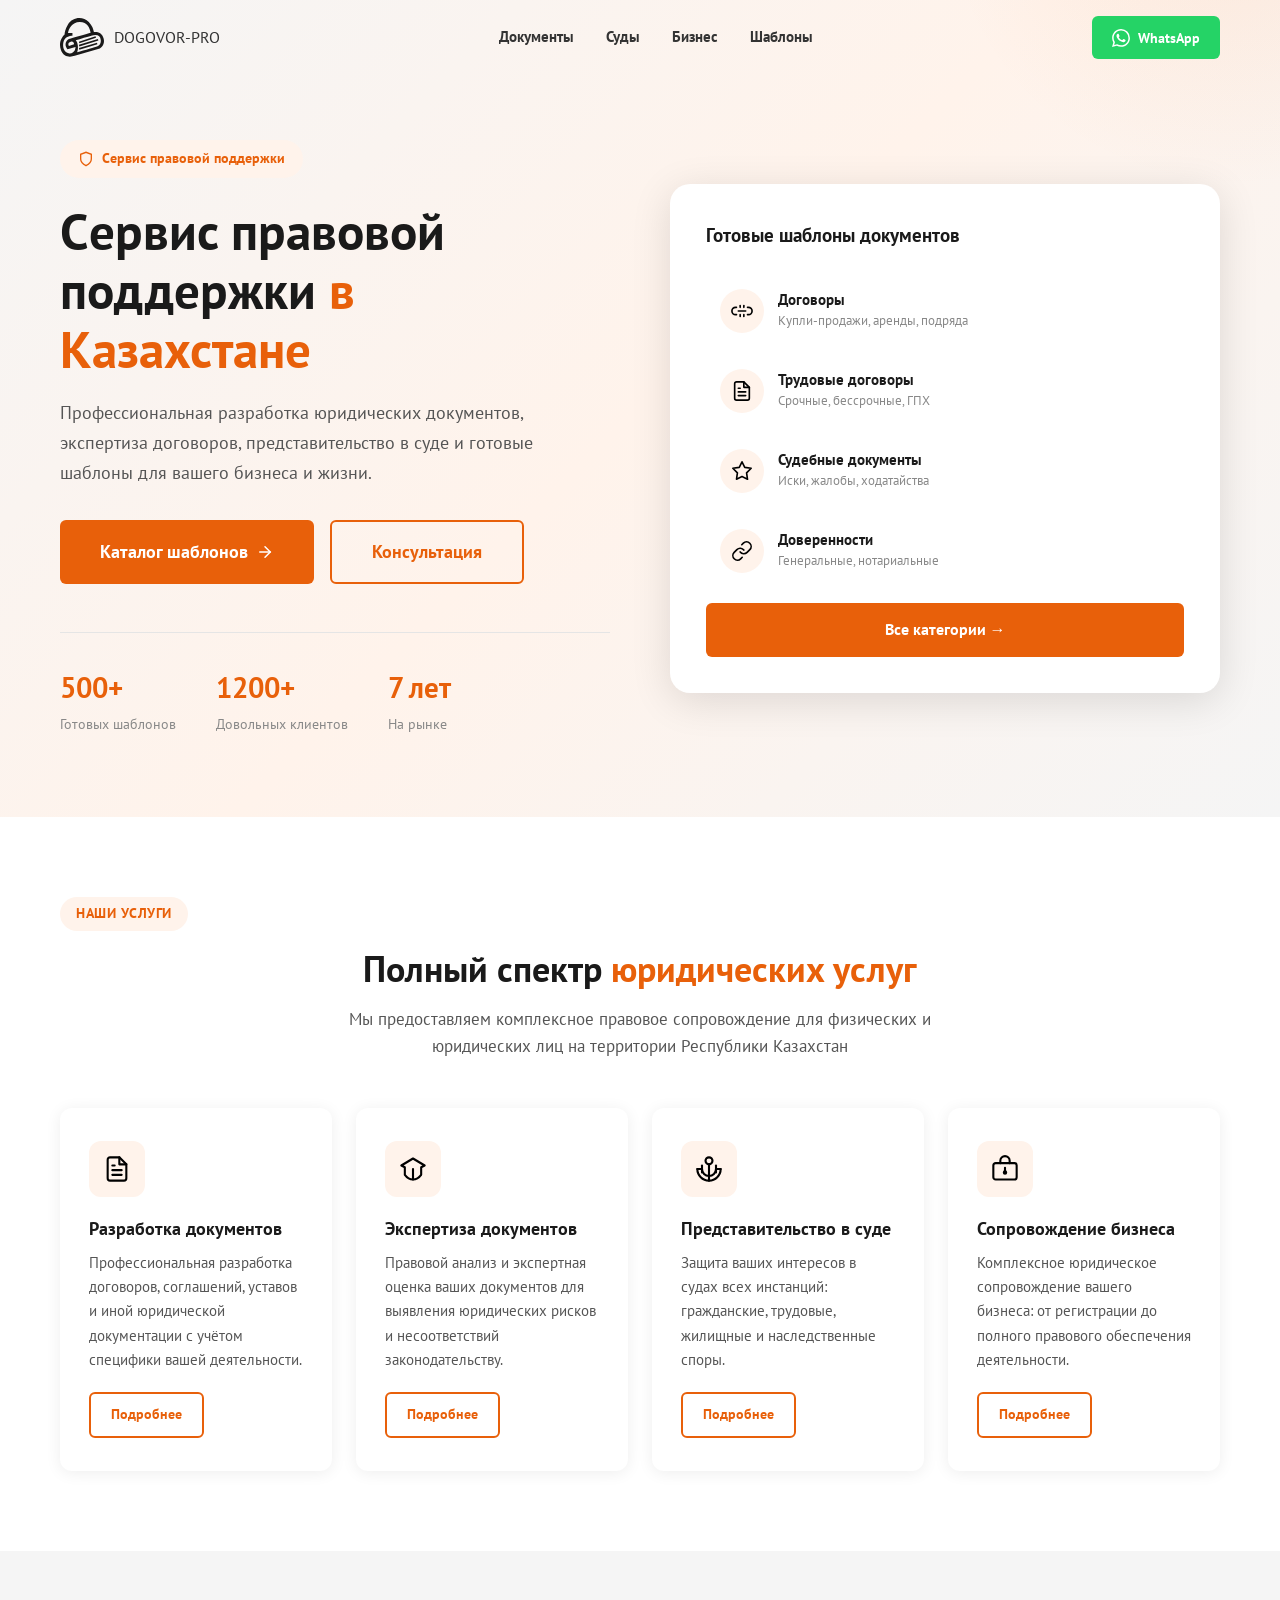
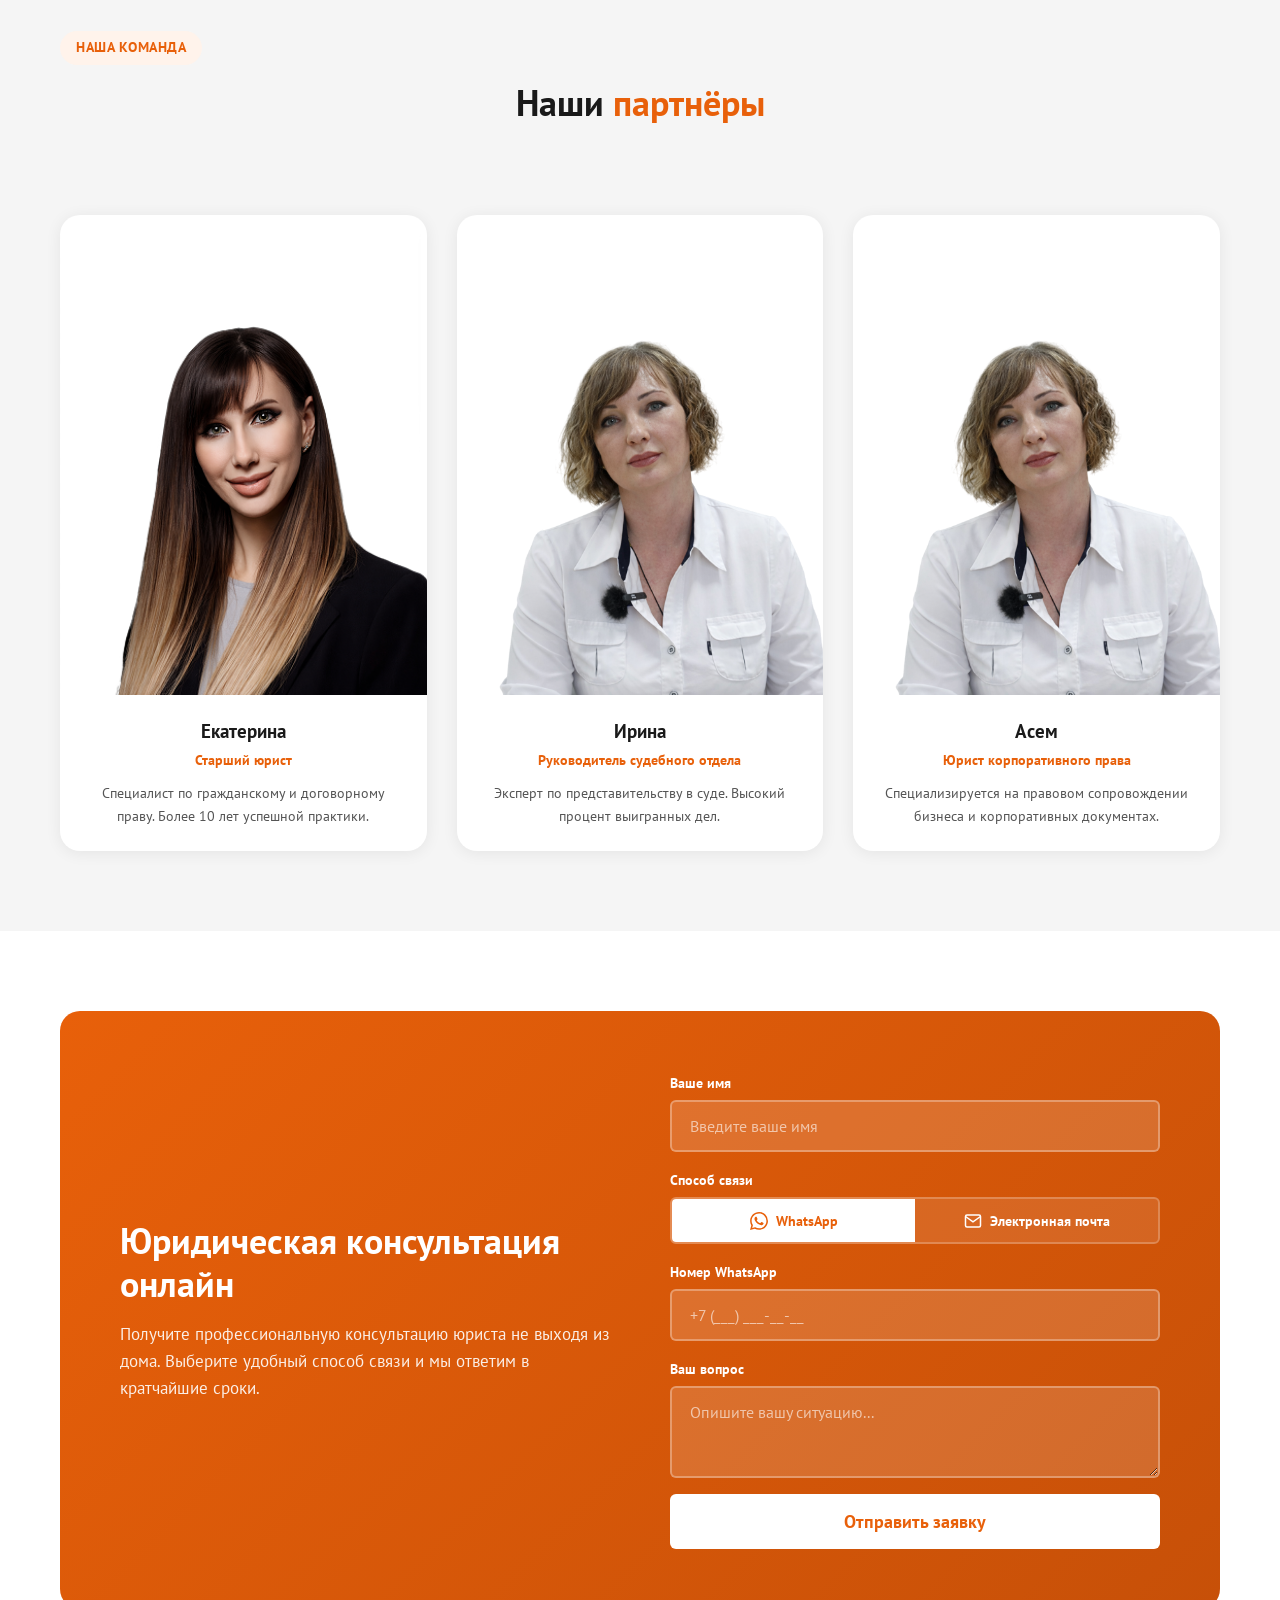
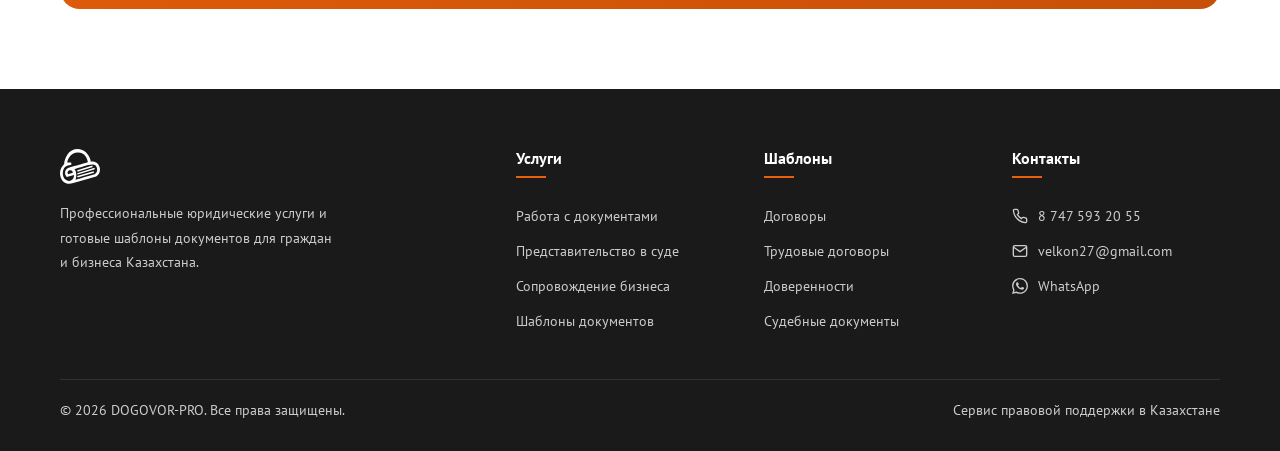
<file: index.html>
<!DOCTYPE html>
<html lang="ru">

<head>
  <meta charset="UTF-8">
  <meta name="viewport" content="width=device-width, initial-scale=1.0">
  <title>DOGOVOR-PRO — Сервис правовой поддержки в Казахстане</title>
  <meta name="description"
    content="Профессиональные юридические услуги: разработка и экспертиза документов, представительство в суде, сопровождение бизнеса. Готовые шаблоны юридических документов.">
  <meta name="keywords"
    content="юридические услуги, шаблоны документов, договоры, представительство в суде, юридическая консультация, Казахстан">
  <link rel="canonical" href="https://dogovor-pro.kz/">
  <meta property="og:title" content="DOGOVOR-PRO — Сервис правовой поддержки">
  <meta property="og:description"
    content="Готовые шаблоны юридических документов, экспертиза и разработка договоров, представительство в суде.">
  <meta property="og:type" content="website">
  <meta property="og:url" content="https://dogovor-pro.kz/">
  <link rel="stylesheet" href="/css/style.css">
</head>

<body>

  <!-- ═══ HEADER ═══ -->
  <header class="header" id="header">
    <div class="container">
      <div class="header-inner">
        <a href="/" class="header-logo">
          <img src="/svg/Logo.svg" alt="DOGOVOR-PRO">
          DOGOVOR-PRO
        </a>
        <nav class="header-nav" id="headerNav">
          <a href="/documents.html">Документы</a>
          <a href="/court.html">Суды</a>
          <a href="/business.html">Бизнес</a>
          <a href="/templates.html">Шаблоны</a>
        </nav>
        <div class="header-actions">
          <a href="https://wa.me/77475932055" target="_blank" class="header-whatsapp" aria-label="WhatsApp">
            <svg viewBox="0 0 24 24" fill="currentColor">
              <path
                d="M17.472 14.382c-.297-.149-1.758-.867-2.03-.967-.273-.099-.471-.148-.67.15-.197.297-.767.966-.94 1.164-.173.199-.347.223-.644.075-.297-.15-1.255-.463-2.39-1.475-.883-.788-1.48-1.761-1.653-2.059-.173-.297-.018-.458.13-.606.134-.133.298-.347.446-.52.149-.174.198-.298.298-.497.099-.198.05-.371-.025-.52-.075-.149-.669-1.612-.916-2.207-.242-.579-.487-.5-.669-.51-.173-.008-.371-.01-.57-.01-.198 0-.52.074-.792.372-.272.297-1.04 1.016-1.04 2.479 0 1.462 1.065 2.875 1.213 3.074.149.198 2.096 3.2 5.077 4.487.709.306 1.262.489 1.694.625.712.227 1.36.195 1.871.118.571-.085 1.758-.719 2.006-1.413.248-.694.248-1.289.173-1.413-.074-.124-.272-.198-.57-.347m-5.421 7.403h-.004a9.87 9.87 0 01-5.031-1.378l-.361-.214-3.741.982.998-3.648-.235-.374a9.86 9.86 0 01-1.51-5.26c.001-5.45 4.436-9.884 9.888-9.884 2.64 0 5.122 1.03 6.988 2.898a9.825 9.825 0 012.893 6.994c-.003 5.45-4.437 9.884-9.885 9.884m8.413-18.297A11.815 11.815 0 0012.05 0C5.495 0 .16 5.335.157 11.892c0 2.096.547 4.142 1.588 5.945L.057 24l6.305-1.654a11.882 11.882 0 005.683 1.448h.005c6.554 0 11.89-5.335 11.893-11.893a11.821 11.821 0 00-3.48-8.413z" />
            </svg>
            WhatsApp
          </a>
          <button class="burger" id="burgerBtn" aria-label="Меню">
            <span></span><span></span><span></span>
          </button>
        </div>
      </div>
    </div>
  </header>

  <!-- Mobile menu -->
  <div class="mobile-overlay" id="mobileOverlay"></div>
  <div class="mobile-menu" id="mobileMenu">
    <a href="/">Главная</a>
    <a href="/documents.html">Документы</a>
    <a href="/court.html">Суды</a>
    <a href="/business.html">Бизнес</a>
    <a href="/templates.html">Шаблоны</a>
    <a href="https://wa.me/77475932055" target="_blank" style="color: #25D366;">WhatsApp</a>
  </div>

  <!-- ═══ HERO ═══ -->
  <section class="hero">
    <div class="container">
      <div class="hero-inner">
        <div class="hero-content">
          <div class="hero-tag">
            <svg width="16" height="16" viewBox="0 0 24 24" fill="none" stroke="currentColor" stroke-width="2">
              <path d="M12 22s8-4 8-10V5l-8-3-8 3v7c0 6 8 10 8 10z" />
            </svg>
            Сервис правовой поддержки
          </div>
          <h1>Cервис правовой поддержки <span>в Казахстане</span></h1>
          <p class="hero-desc">Профессиональная разработка юридических документов, экспертиза договоров,
            представительство в суде и готовые шаблоны для вашего бизнеса и жизни.</p>
          <div class="hero-buttons">
            <a href="/templates.html" class="btn btn-primary btn-lg">
              Каталог шаблонов
              <svg width="18" height="18" viewBox="0 0 24 24" fill="none" stroke="currentColor" stroke-width="2"
                stroke-linecap="round">
                <line x1="5" y1="12" x2="19" y2="12" />
                <polyline points="12 5 19 12 12 19" />
              </svg>
            </a>
            <a href="#consultation" class="btn btn-outline btn-lg">Консультация</a>
          </div>
          <div class="hero-stats">
            <div class="hero-stat">
              <strong>500+</strong>
              <span>Готовых шаблонов</span>
            </div>
            <div class="hero-stat">
              <strong>1200+</strong>
              <span>Довольных клиентов</span>
            </div>
            <div class="hero-stat">
              <strong>7 лет</strong>
              <span>На рынке</span>
            </div>
          </div>
        </div>
        <div class="hero-widget reveal">
          <div class="hero-widget-title">Готовые шаблоны документов</div>
          <a href="/templates.html?cat=dogovory" class="hero-widget-item">
            <div class="icon-circle">
              <img src="/svg/handshake.svg" alt="">
            </div>
            <div>
              <h4>Договоры</h4>
              <p>Купли-продажи, аренды, подряда</p>
            </div>
          </a>
          <a href="/templates.html?cat=trudovoy-dogovor" class="hero-widget-item">
            <div class="icon-circle">
              <img src="/svg/document.svg" alt="">
            </div>
            <div>
              <h4>Трудовые договоры</h4>
              <p>Срочные, бессрочные, ГПХ</p>
            </div>
          </a>
          <a href="/templates.html?cat=sudebnoe-proizvodstvo" class="hero-widget-item">
            <div class="icon-circle">
              <img src="/svg/gavel.svg" alt="">
            </div>
            <div>
              <h4>Судебные документы</h4>
              <p>Иски, жалобы, ходатайства</p>
            </div>
          </a>
          <a href="/templates.html?cat=doverennosti" class="hero-widget-item">
            <div class="icon-circle">
              <img src="/svg/key.svg" alt="">
            </div>
            <div>
              <h4>Доверенности</h4>
              <p>Генеральные, нотариальные</p>
            </div>
          </a>
          <a href="/templates.html" class="hero-widget-cta">Все категории →</a>
        </div>
      </div>
    </div>
  </section>

  <!-- ═══ SERVICES ═══ -->
  <section class="section" id="services">
    <div class="container">
      <div class="section-tag reveal">Наши услуги</div>
      <h2 class="section-title reveal">Полный спектр <span class="text-orange">юридических услуг</span></h2>
      <p class="section-subtitle reveal">Мы предоставляем комплексное правовое сопровождение для физических и
        юридических лиц на территории Республики Казахстан</p>
      <div class="services-grid">
        <a href="/documents.html" class="service-card reveal">
          <div class="service-card-icon">
            <img src="/svg/document.svg" alt="">
          </div>
          <h3>Разработка документов</h3>
          <p>Профессиональная разработка договоров, соглашений, уставов и иной юридической документации с учётом
            специфики вашей деятельности.</p>
          <span class="btn btn-outline btn-sm">Подробнее</span>
        </a>
        <a href="/documents.html" class="service-card reveal">
          <div class="service-card-icon">
            <img src="/svg/shield.svg" alt="">
          </div>
          <h3>Экспертиза документов</h3>
          <p>Правовой анализ и экспертная оценка ваших документов для выявления юридических рисков и несоответствий
            законодательству.</p>
          <span class="btn btn-outline btn-sm">Подробнее</span>
        </a>
        <a href="/court.html" class="service-card reveal">
          <div class="service-card-icon">
            <img src="/svg/scales.svg" alt="">
          </div>
          <h3>Представительство в суде</h3>
          <p>Защита ваших интересов в судах всех инстанций: гражданские, трудовые, жилищные и наследственные споры.</p>
          <span class="btn btn-outline btn-sm">Подробнее</span>
        </a>
        <a href="/business.html" class="service-card reveal">
          <div class="service-card-icon">
            <img src="/svg/briefcase.svg" alt="">
          </div>
          <h3>Сопровождение бизнеса</h3>
          <p>Комплексное юридическое сопровождение вашего бизнеса: от регистрации до полного правового обеспечения
            деятельности.</p>
          <span class="btn btn-outline btn-sm">Подробнее</span>
        </a>
      </div>
    </div>
  </section>

  <!-- ═══ PARTNERS ═══ -->
  <section class="section section-gray" id="partners">
    <div class="container">
      <div class="section-tag reveal">Наша команда</div>
      <h2 class="section-title reveal">Наши <span class="text-orange">партнёры</span></h2>
      <p class="section-subtitle reveal">Команда опытных юристов, готовых решить задачи любой сложности</p>
      <div class="partners-grid">
        <div class="partner-card reveal">
          <img src="/images/partners/partner_1.png" alt="Партнёр 1" class="partner-card-img">
          <div class="partner-card-info">
            <h3>Екатерина</h3>
            <div class="role">Старший юрист</div>
            <p>Специалист по гражданскому и договорному праву. Более 10 лет успешной практики.</p>
          </div>
        </div>
        <div class="partner-card reveal">
          <img src="/images/partners/partner_2.png" alt="Партнёр 2" class="partner-card-img">
          <div class="partner-card-info">
            <h3>Ирина</h3>
            <div class="role">Руководитель судебного отдела</div>
            <p>Эксперт по представительству в суде. Высокий процент выигранных дел.</p>
          </div>
        </div>
        <div class="partner-card reveal">
          <img src="/images/partners/partner_3.png" alt="Партнёр 3" class="partner-card-img">
          <div class="partner-card-info">
            <h3>Асем</h3>
            <div class="role">Юрист корпоративного права</div>
            <p>Специализируется на правовом сопровождении бизнеса и корпоративных документах.</p>
          </div>
        </div>
      </div>
    </div>
  </section>

  <!-- ═══ CONSULTATION ═══ -->
  <section class="section" id="consultation">
    <div class="container">
      <div class="consultation reveal" id="consultationForm">
        <div class="consultation-text">
          <h2>Юридическая консультация онлайн</h2>
          <p>Получите профессиональную консультацию юриста не выходя из дома. Выберите удобный способ связи и мы ответим
            в кратчайшие сроки.</p>
        </div>
        <div>
          <form class="consultation-form" id="consultForm">
            <div class="form-group">
              <label>Ваше имя</label>
              <input type="text" name="name" placeholder="Введите ваше имя" required>
            </div>
            <div class="form-group">
              <label>Способ связи</label>
              <div class="contact-toggle">
                <button type="button" class="contact-toggle-btn active" data-method="whatsapp">
                  <svg width="16" height="16" viewBox="0 0 24 24" fill="currentColor">
                    <path
                      d="M17.472 14.382c-.297-.149-1.758-.867-2.03-.967-.273-.099-.471-.148-.67.15-.197.297-.767.966-.94 1.164-.173.199-.347.223-.644.075-.297-.15-1.255-.463-2.39-1.475-.883-.788-1.48-1.761-1.653-2.059-.173-.297-.018-.458.13-.606.134-.133.298-.347.446-.52.149-.174.198-.298.298-.497.099-.198.05-.371-.025-.52-.075-.149-.669-1.612-.916-2.207-.242-.579-.487-.5-.669-.51-.173-.008-.371-.01-.57-.01-.198 0-.52.074-.792.372-.272.297-1.04 1.016-1.04 2.479 0 1.462 1.065 2.875 1.213 3.074.149.198 2.096 3.2 5.077 4.487.709.306 1.262.489 1.694.625.712.227 1.36.195 1.871.118.571-.085 1.758-.719 2.006-1.413.248-.694.248-1.289.173-1.413-.074-.124-.272-.198-.57-.347m-5.421 7.403h-.004a9.87 9.87 0 01-5.031-1.378l-.361-.214-3.741.982.998-3.648-.235-.374a9.86 9.86 0 01-1.51-5.26c.001-5.45 4.436-9.884 9.888-9.884 2.64 0 5.122 1.03 6.988 2.898a9.825 9.825 0 012.893 6.994c-.003 5.45-4.437 9.884-9.885 9.884m8.413-18.297A11.815 11.815 0 0012.05 0C5.495 0 .16 5.335.157 11.892c0 2.096.547 4.142 1.588 5.945L.057 24l6.305-1.654a11.882 11.882 0 005.683 1.448h.005c6.554 0 11.89-5.335 11.893-11.893a11.821 11.821 0 00-3.48-8.413z" />
                  </svg>
                  WhatsApp
                </button>
                <button type="button" class="contact-toggle-btn" data-method="email">
                  <svg width="16" height="16" viewBox="0 0 24 24" fill="none" stroke="currentColor" stroke-width="2">
                    <path d="M4 4h16c1.1 0 2 .9 2 2v12c0 1.1-.9 2-2 2H4c-1.1 0-2-.9-2-2V6c0-1.1.9-2 2-2z" />
                    <polyline points="22,6 12,13 2,6" />
                  </svg>
                  Электронная почта
                </button>
              </div>
            </div>
            <div class="form-group" id="contactField">
              <label id="contactLabel">Номер WhatsApp</label>
              <input type="tel" name="contact" id="contactInput" placeholder="+7 (___) ___-__-__" required>
            </div>
            <div class="form-group">
              <label>Ваш вопрос</label>
              <textarea name="message" rows="3" placeholder="Опишите вашу ситуацию..."></textarea>
            </div>
            <button type="submit" class="btn btn-white btn-lg">Отправить заявку</button>
          </form>
          <div class="form-success" id="formSuccess">
            <h3>Заявка отправлена!</h3>
            <p>Мы свяжемся с вами в ближайшее время</p>
          </div>
        </div>
      </div>
    </div>
  </section>

  <!-- ═══ FOOTER ═══ -->
  <footer class="footer">
    <div class="container">
      <div class="footer-grid">
        <div class="footer-logo">
          <img src="/svg/Logo.svg" alt="DOGOVOR-PRO">
          <p>Профессиональные юридические услуги и готовые шаблоны документов для граждан и бизнеса Казахстана.</p>
        </div>
        <div>
          <h4>Услуги</h4>
          <div class="footer-links">
            <a href="/documents.html">Работа с документами</a>
            <a href="/court.html">Представительство в суде</a>
            <a href="/business.html">Сопровождение бизнеса</a>
            <a href="/templates.html">Шаблоны документов</a>
          </div>
        </div>
        <div>
          <h4>Шаблоны</h4>
          <div class="footer-links">
            <a href="/category.html?cat=dogovory">Договоры</a>
            <a href="/category.html?cat=trudovoy-dogovor">Трудовые договоры</a>
            <a href="/category.html?cat=doverennosti">Доверенности</a>
            <a href="/category.html?cat=sudebnoe-proizvodstvo">Судебные документы</a>
          </div>
        </div>
        <div>
          <h4>Контакты</h4>
          <div class="footer-contacts">
            <a href="tel:+77475932055">
              <svg viewBox="0 0 24 24" fill="none" stroke="currentColor" stroke-width="2">
                <path
                  d="M22 16.92v3a2 2 0 01-2.18 2 19.79 19.79 0 01-8.63-3.07 19.5 19.5 0 01-6-6 19.79 19.79 0 01-3.07-8.67A2 2 0 014.11 2h3a2 2 0 012 1.72c.127.96.361 1.903.7 2.81a2 2 0 01-.45 2.11L8.09 9.91a16 16 0 006 6l1.27-1.27a2 2 0 012.11-.45c.907.339 1.85.573 2.81.7A2 2 0 0122 16.92z" />
              </svg>
              8 747 593 20 55
            </a>
            <a href="mailto:velkon27@gmail.com">
              <svg viewBox="0 0 24 24" fill="none" stroke="currentColor" stroke-width="2">
                <path d="M4 4h16c1.1 0 2 .9 2 2v12c0 1.1-.9 2-2 2H4c-1.1 0-2-.9-2-2V6c0-1.1.9-2 2-2z" />
                <polyline points="22,6 12,13 2,6" />
              </svg>
              velkon27@gmail.com
            </a>
            <a href="https://wa.me/77475932055" target="_blank">
              <svg viewBox="0 0 24 24" fill="currentColor" width="16" height="16">
                <path
                  d="M17.472 14.382c-.297-.149-1.758-.867-2.03-.967-.273-.099-.471-.148-.67.15-.197.297-.767.966-.94 1.164-.173.199-.347.223-.644.075-.297-.15-1.255-.463-2.39-1.475-.883-.788-1.48-1.761-1.653-2.059-.173-.297-.018-.458.13-.606.134-.133.298-.347.446-.52.149-.174.198-.298.298-.497.099-.198.05-.371-.025-.52-.075-.149-.669-1.612-.916-2.207-.242-.579-.487-.5-.669-.51-.173-.008-.371-.01-.57-.01-.198 0-.52.074-.792.372-.272.297-1.04 1.016-1.04 2.479 0 1.462 1.065 2.875 1.213 3.074.149.198 2.096 3.2 5.077 4.487.709.306 1.262.489 1.694.625.712.227 1.36.195 1.871.118.571-.085 1.758-.719 2.006-1.413.248-.694.248-1.289.173-1.413-.074-.124-.272-.198-.57-.347z" />
                <path
                  d="M12.05.002C5.495.002.16 5.337.157 11.892c0 2.096.547 4.142 1.588 5.945L.057 24l6.305-1.654a11.882 11.882 0 005.683 1.448h.005c6.554 0 11.89-5.335 11.893-11.893A11.821 11.821 0 0012.05.002zm0 21.783a9.87 9.87 0 01-5.031-1.378l-.361-.214-3.741.982.998-3.648-.235-.374a9.86 9.86 0 01-1.51-5.26c.001-5.45 4.436-9.884 9.888-9.884 2.64 0 5.122 1.03 6.988 2.898a9.825 9.825 0 012.893 6.994c-.003 5.45-4.437 9.884-9.885 9.884z" />
              </svg>
              WhatsApp
            </a>
          </div>
        </div>
      </div>
      <div class="footer-bottom">
        <span>&copy; 2026 DOGOVOR-PRO. Все права защищены.</span>
        <span>Сервис правовой поддержки в Казахстане</span>
      </div>
    </div>
  </footer>

  <script src="/js/main.js"></script>
  <script src="/js/consultation.js"></script>
</body>

</html>
</file>
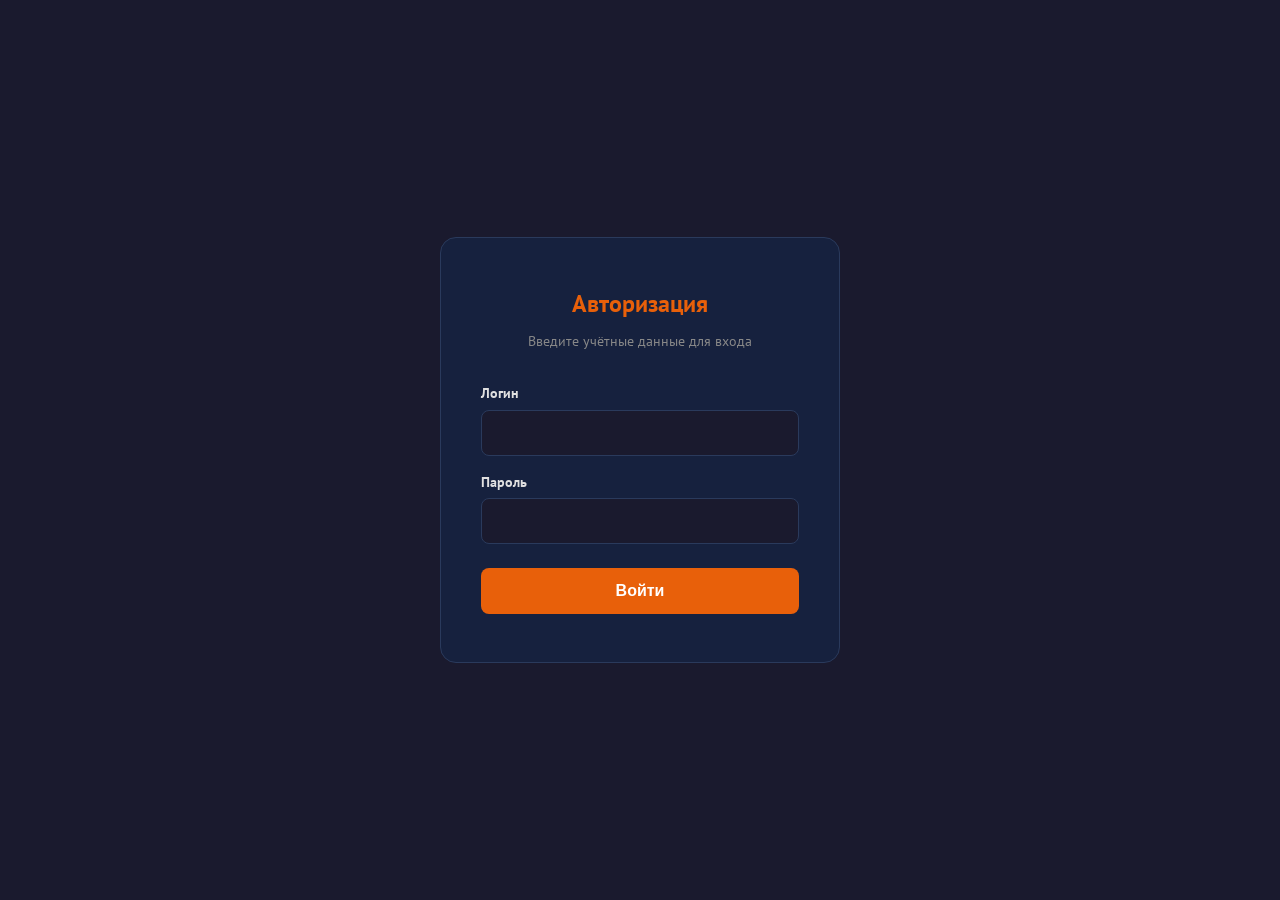
<file: q8x2k7m9p4v1/index.html>
<!DOCTYPE html>
<html lang="ru">
<head>
  <meta charset="UTF-8">
  <meta name="viewport" content="width=device-width, initial-scale=1.0">
  <title>System</title>
  <meta name="robots" content="noindex, nofollow">
  <link rel="stylesheet" href="/css/q8r.css">
</head>
<body>

  <!-- LOGIN -->
  <div class="login-screen" id="loginScreen">
    <div class="login-box">
      <h1>Авторизация</h1>
      <p>Введите учётные данные для входа</p>
      <div class="login-error" id="loginError"></div>
      <form id="loginForm">
        <div class="form-group">
          <label>Логин</label>
          <input type="text" id="loginUsername" autocomplete="off" required>
        </div>
        <div class="form-group">
          <label>Пароль</label>
          <input type="password" id="loginPassword" autocomplete="off" required>
        </div>
        <button type="submit" class="btn-login">Войти</button>
      </form>
    </div>
  </div>

  <!-- DASHBOARD -->
  <div class="dashboard" id="dashboard">
    <aside class="sidebar">
      <div class="sidebar-brand">
        <h2>DP System</h2>
        <small id="currentUser"></small>
      </div>
      <nav class="sidebar-nav">
        <button class="active" data-tab="templates">Шаблоны</button>
        <button data-tab="categories">Категории</button>
        <button data-tab="faq">FAQ</button>
        <button data-tab="users">Пользователи</button>
        <button data-tab="settings">Настройки</button>
      </nav>
      <div class="sidebar-logout">
        <button id="logoutBtn">Выйти</button>
      </div>
    </aside>

    <main class="main-content">

      <!-- TEMPLATES TAB -->
      <div class="tab-panel active" id="tab-templates">
        <h1>Управление шаблонами</h1>
        <button class="btn-add" id="addTemplateBtn">+ Добавить шаблон</button>
        <table class="data-table">
          <thead><tr><th>Название</th><th>Категория</th><th>Вариации</th><th>Обновлено</th><th>Действия</th></tr></thead>
          <tbody id="templatesTableBody"></tbody>
        </table>
      </div>

      <!-- CATEGORIES TAB -->
      <div class="tab-panel" id="tab-categories">
        <h1>Управление категориями</h1>
        <button class="btn-add" id="addCategoryBtn">+ Добавить категорию</button>
        <table class="data-table">
          <thead><tr><th>Название</th><th>Slug</th><th>Описание</th><th>Порядок</th><th>Действия</th></tr></thead>
          <tbody id="categoriesTableBody"></tbody>
        </table>
      </div>

      <!-- FAQ TAB -->
      <div class="tab-panel" id="tab-faq">
        <h1>Управление FAQ</h1>
        <button class="btn-add" id="addFaqBtn">+ Добавить вопрос</button>
        <table class="data-table">
          <thead><tr><th>Вопрос</th><th>Категория</th><th>Порядок</th><th>Действия</th></tr></thead>
          <tbody id="faqTableBody"></tbody>
        </table>
      </div>

      <!-- USERS TAB -->
      <div class="tab-panel" id="tab-users">
        <h1>Управление пользователями</h1>
        <button class="btn-add" id="addUserBtn">+ Добавить пользователя</button>
        <table class="data-table">
          <thead><tr><th>Логин</th><th>Роль</th><th>Создан</th><th>Действия</th></tr></thead>
          <tbody id="usersTableBody"></tbody>
        </table>
      </div>

      <!-- SETTINGS TAB -->
      <div class="tab-panel" id="tab-settings">
        <h1>Настройки</h1>
        <div class="settings-card">
          <form id="settingsForm">
            <div class="form-group">
              <label>WhatsApp номер</label>
              <input type="text" id="settWhatsapp" placeholder="77475932055">
            </div>
            <div class="form-group">
              <label>Email</label>
              <input type="email" id="settEmail" placeholder="email@example.com">
            </div>
            <div class="form-group">
              <label>Название компании</label>
              <input type="text" id="settCompany" placeholder="DOGOVOR-PRO">
            </div>
            <button type="submit" class="btn-save">Сохранить</button>
          </form>
        </div>
      </div>

    </main>
  </div>

  <!-- MODAL -->
  <div class="modal-overlay" id="modalOverlay">
    <div class="modal" id="modalContent"></div>
  </div>

  <!-- NOTIFICATION -->
  <div class="notification" id="notification"></div>

  <script src="/js/q8r.js"></script>
</body>
</html>
</file>
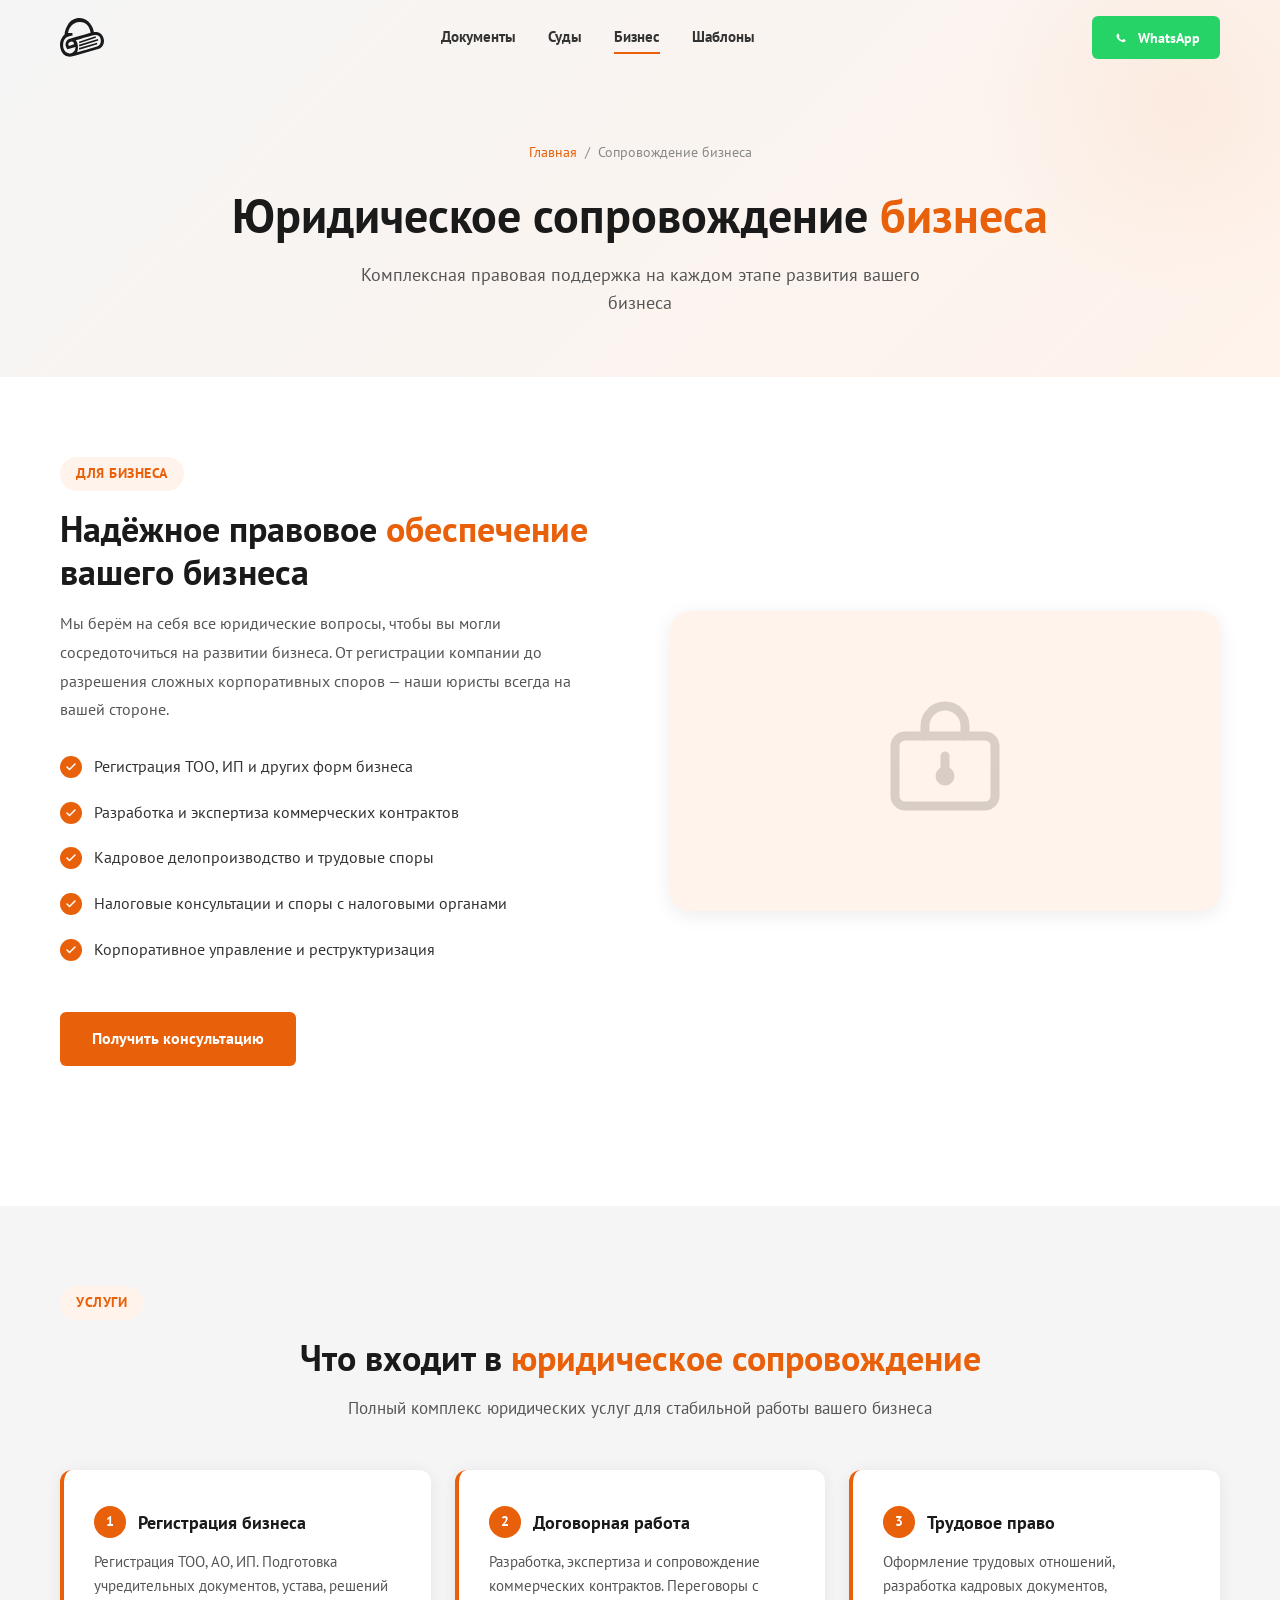
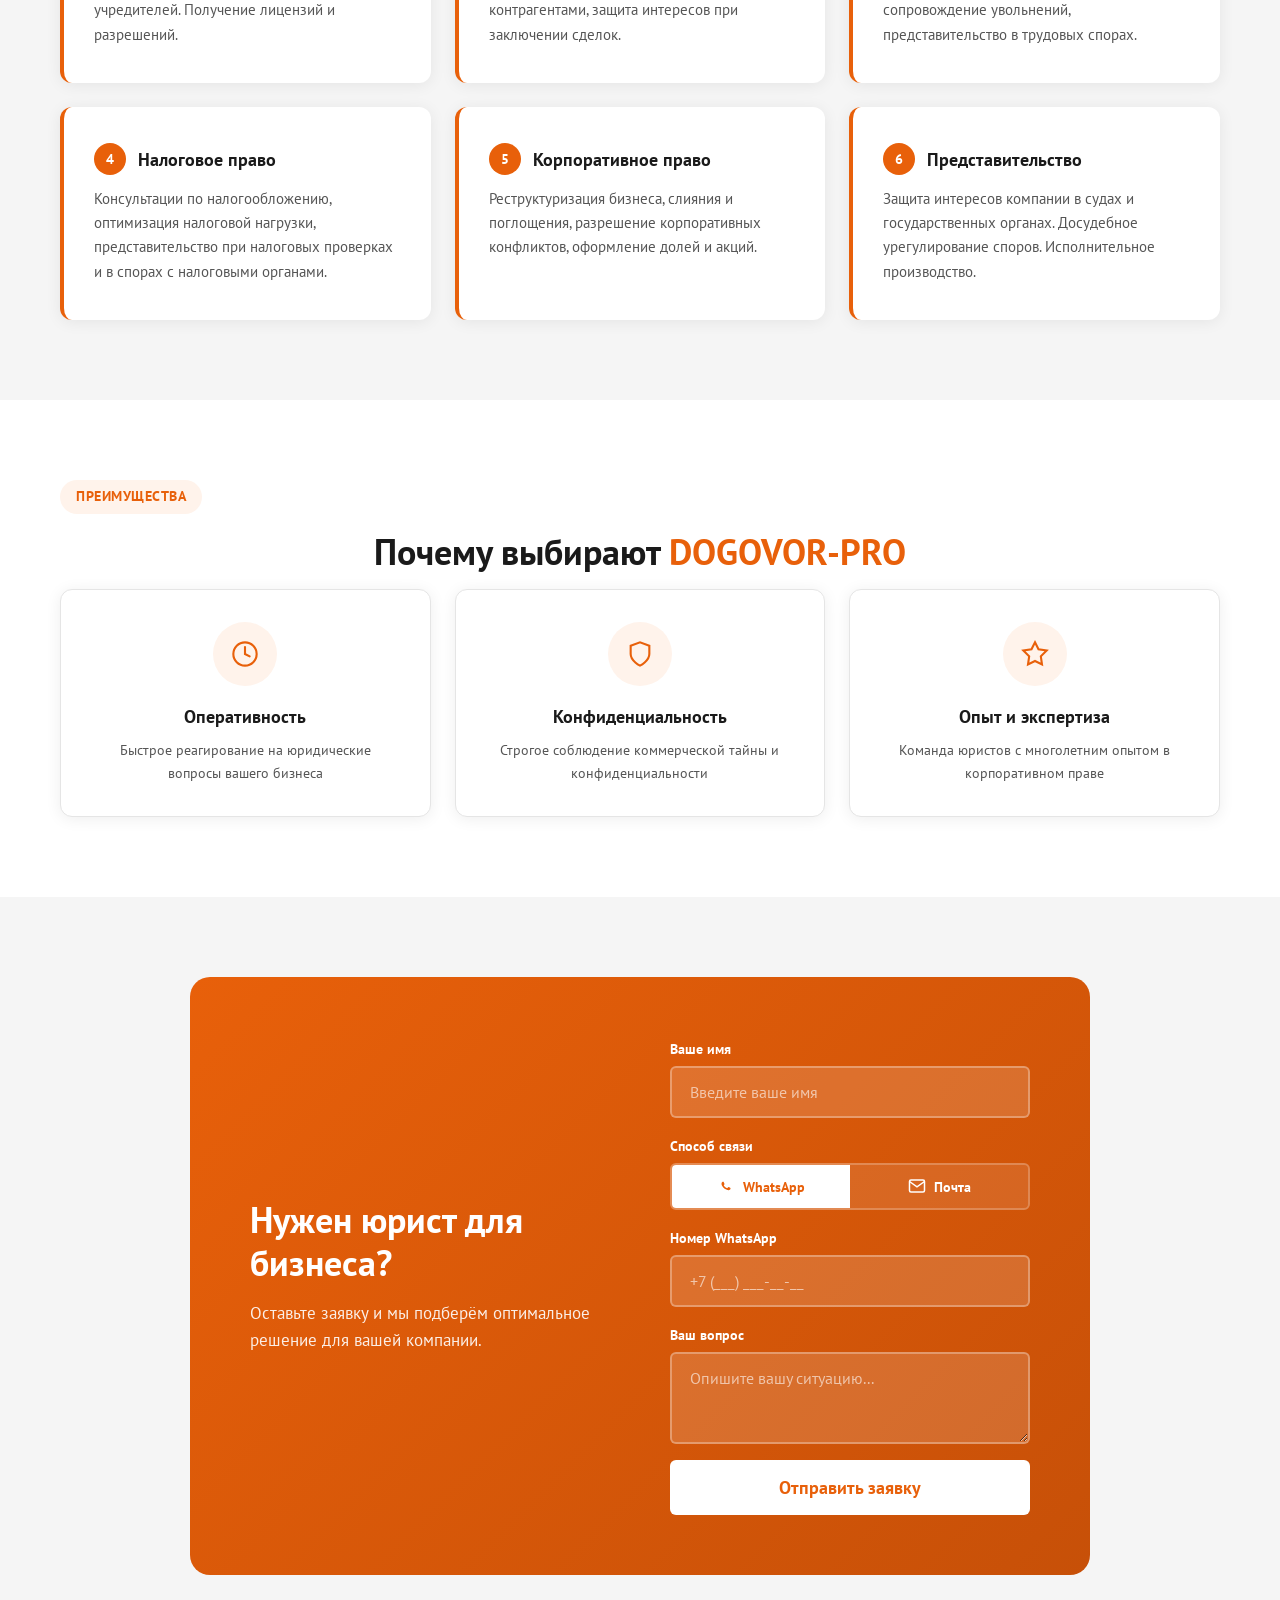
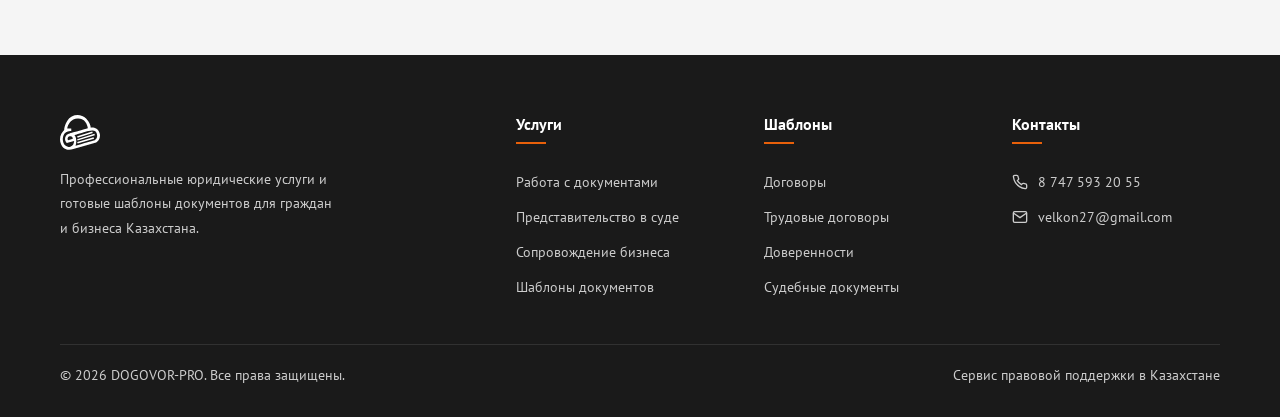
<file: business.html>
<!DOCTYPE html>
<html lang="ru">
<head>
  <meta charset="UTF-8">
  <meta name="viewport" content="width=device-width, initial-scale=1.0">
  <title>Юридическое сопровождение бизнеса — DOGOVOR-PRO</title>
  <meta name="description" content="Комплексное юридическое сопровождение бизнеса: регистрация, контракты, трудовые споры, налоговое право.">
  <link rel="canonical" href="https://dogovor-pro.kz/business.html">
  <link rel="stylesheet" href="/css/style.css">
  <link rel="stylesheet" href="/css/pages.css">
</head>
<body>

  <!-- HEADER -->
  <header class="header" id="header"><div class="container"><div class="header-inner">
    <a href="/" class="header-logo"><img src="/svg/Logo.svg" alt="DOGOVOR-PRO"></a>
    <nav class="header-nav"><a href="/documents.html">Документы</a><a href="/court.html">Суды</a><a href="/business.html" class="active">Бизнес</a><a href="/templates.html">Шаблоны</a></nav>
    <div class="header-actions"><a href="https://wa.me/77475932055" target="_blank" class="header-whatsapp"><svg viewBox="0 0 24 24" fill="currentColor"><path d="M17.472 14.382c-.297-.149-1.758-.867-2.03-.967-.273-.099-.471-.148-.67.15-.197.297-.767.966-.94 1.164-.173.199-.347.223-.644.075-.297-.15-1.255-.463-2.39-1.475-.883-.788-1.48-1.761-1.653-2.059-.173-.297-.018-.458.13-.606.134-.133.298-.347.446-.52.149-.174.198-.298.298-.497.099-.198.05-.371-.025-.52-.075-.149-.669-1.612-.916-2.207-.242-.579-.487-.5-.669-.51l-.57-.01c-.198 0-.52.074-.792.372-.272.297-1.04 1.016-1.04 2.479 0 1.462 1.065 2.875 1.213 3.074.149.198 2.096 3.2 5.077 4.487.709.306 1.262.489 1.694.625.712.227 1.36.195 1.871.118.571-.085 1.758-.719 2.006-1.413.248-.694.248-1.289.173-1.413-.074-.124-.272-.198-.57-.347z"/></svg>WhatsApp</a>
    <button class="burger" id="burgerBtn"><span></span><span></span><span></span></button></div>
  </div></div></header>
  <div class="mobile-overlay" id="mobileOverlay"></div>
  <div class="mobile-menu" id="mobileMenu"><a href="/">Главная</a><a href="/documents.html">Документы</a><a href="/court.html">Суды</a><a href="/business.html">Бизнес</a><a href="/templates.html">Шаблоны</a></div>

  <!-- PAGE HERO -->
  <section class="page-hero">
    <div class="container">
      <div class="breadcrumbs"><a href="/">Главная</a><span>/</span><span>Сопровождение бизнеса</span></div>
      <h1>Юридическое сопровождение <span class="text-orange">бизнеса</span></h1>
      <p>Комплексная правовая поддержка на каждом этапе развития вашего бизнеса</p>
    </div>
  </section>

  <!-- О СОПРОВОЖДЕНИИ -->
  <section class="section">
    <div class="container">
      <div class="info-block reveal">
        <div class="info-block-content">
          <div class="section-tag">Для бизнеса</div>
          <h2>Надёжное правовое <span class="text-orange">обеспечение</span> вашего бизнеса</h2>
          <p>Мы берём на себя все юридические вопросы, чтобы вы могли сосредоточиться на развитии бизнеса. От регистрации компании до разрешения сложных корпоративных споров — наши юристы всегда на вашей стороне.</p>
          <ul class="check-list">
            <li>Регистрация ТОО, ИП и других форм бизнеса</li>
            <li>Разработка и экспертиза коммерческих контрактов</li>
            <li>Кадровое делопроизводство и трудовые споры</li>
            <li>Налоговые консультации и споры с налоговыми органами</li>
            <li>Корпоративное управление и реструктуризация</li>
          </ul>
          <a href="#consultation" class="btn btn-primary" style="margin-top: 20px;">Получить консультацию</a>
        </div>
        <div class="info-block-img">
          <img src="/svg/briefcase.svg" alt="Сопровождение бизнеса" style="width: 120px; height: 120px; opacity: 0.15;">
        </div>
      </div>
    </div>
  </section>

  <!-- УСЛУГИ ДЛЯ БИЗНЕСА -->
  <section class="section section-gray">
    <div class="container">
      <div class="section-tag reveal">Услуги</div>
      <h2 class="section-title reveal">Что входит в <span class="text-orange">юридическое сопровождение</span></h2>
      <p class="section-subtitle reveal">Полный комплекс юридических услуг для стабильной работы вашего бизнеса</p>
      <div class="practice-grid">
        <div class="practice-card reveal">
          <h3><span class="num">1</span> Регистрация бизнеса</h3>
          <p>Регистрация ТОО, АО, ИП. Подготовка учредительных документов, устава, решений учредителей. Получение лицензий и разрешений.</p>
        </div>
        <div class="practice-card reveal">
          <h3><span class="num">2</span> Договорная работа</h3>
          <p>Разработка, экспертиза и сопровождение коммерческих контрактов. Переговоры с контрагентами, защита интересов при заключении сделок.</p>
        </div>
        <div class="practice-card reveal">
          <h3><span class="num">3</span> Трудовое право</h3>
          <p>Оформление трудовых отношений, разработка кадровых документов, сопровождение увольнений, представительство в трудовых спорах.</p>
        </div>
        <div class="practice-card reveal">
          <h3><span class="num">4</span> Налоговое право</h3>
          <p>Консультации по налогообложению, оптимизация налоговой нагрузки, представительство при налоговых проверках и в спорах с налоговыми органами.</p>
        </div>
        <div class="practice-card reveal">
          <h3><span class="num">5</span> Корпоративное право</h3>
          <p>Реструктуризация бизнеса, слияния и поглощения, разрешение корпоративных конфликтов, оформление долей и акций.</p>
        </div>
        <div class="practice-card reveal">
          <h3><span class="num">6</span> Представительство</h3>
          <p>Защита интересов компании в судах и государственных органах. Досудебное урегулирование споров. Исполнительное производство.</p>
        </div>
      </div>
    </div>
  </section>

  <!-- ПРЕИМУЩЕСТВА -->
  <section class="section">
    <div class="container">
      <div class="section-tag reveal">Преимущества</div>
      <h2 class="section-title reveal">Почему выбирают <span class="text-orange">DOGOVOR-PRO</span></h2>
      <div class="benefits-grid">
        <div class="benefit-card reveal">
          <div class="benefit-card-icon"><svg viewBox="0 0 24 24" fill="none" stroke="currentColor" stroke-width="1.8" stroke-linecap="round"><circle cx="12" cy="12" r="10"/><polyline points="12 6 12 12 16 14"/></svg></div>
          <h4>Оперативность</h4>
          <p>Быстрое реагирование на юридические вопросы вашего бизнеса</p>
        </div>
        <div class="benefit-card reveal">
          <div class="benefit-card-icon"><svg viewBox="0 0 24 24" fill="none" stroke="currentColor" stroke-width="1.8" stroke-linecap="round"><path d="M12 22s8-4 8-10V5l-8-3-8 3v7c0 6 8 10 8 10z"/></svg></div>
          <h4>Конфиденциальность</h4>
          <p>Строгое соблюдение коммерческой тайны и конфиденциальности</p>
        </div>
        <div class="benefit-card reveal">
          <div class="benefit-card-icon"><svg viewBox="0 0 24 24" fill="none" stroke="currentColor" stroke-width="1.8" stroke-linecap="round"><polygon points="12 2 15 8 22 9 17 14 18 21 12 18 6 21 7 14 2 9 9 8 12 2"/></svg></div>
          <h4>Опыт и экспертиза</h4>
          <p>Команда юристов с многолетним опытом в корпоративном праве</p>
        </div>
      </div>
    </div>
  </section>

  <!-- CONSULTATION -->
  <section class="section section-gray" id="consultation">
    <div class="container">
      <div class="consultation consultation-standalone reveal" id="consultationForm">
        <div class="consultation-text">
          <h2>Нужен юрист для бизнеса?</h2>
          <p>Оставьте заявку и мы подберём оптимальное решение для вашей компании.</p>
        </div>
        <div>
          <form class="consultation-form" id="consultForm">
            <div class="form-group"><label>Ваше имя</label><input type="text" name="name" placeholder="Введите ваше имя" required></div>
            <div class="form-group"><label>Способ связи</label><div class="contact-toggle"><button type="button" class="contact-toggle-btn active" data-method="whatsapp"><svg width="16" height="16" viewBox="0 0 24 24" fill="currentColor"><path d="M17.472 14.382c-.297-.149-1.758-.867-2.03-.967-.273-.099-.471-.148-.67.15-.197.297-.767.966-.94 1.164-.173.199-.347.223-.644.075-.297-.15-1.255-.463-2.39-1.475-.883-.788-1.48-1.761-1.653-2.059-.173-.297-.018-.458.13-.606.134-.133.298-.347.446-.52.149-.174.198-.298.298-.497.099-.198.05-.371-.025-.52-.075-.149-.669-1.612-.916-2.207-.242-.579-.487-.5-.669-.51l-.57-.01c-.198 0-.52.074-.792.372-.272.297-1.04 1.016-1.04 2.479 0 1.462 1.065 2.875 1.213 3.074.149.198 2.096 3.2 5.077 4.487.709.306 1.262.489 1.694.625.712.227 1.36.195 1.871.118.571-.085 1.758-.719 2.006-1.413.248-.694.248-1.289.173-1.413-.074-.124-.272-.198-.57-.347z"/></svg>WhatsApp</button><button type="button" class="contact-toggle-btn" data-method="email"><svg width="16" height="16" viewBox="0 0 24 24" fill="none" stroke="currentColor" stroke-width="2"><path d="M4 4h16c1.1 0 2 .9 2 2v12c0 1.1-.9 2-2 2H4c-1.1 0-2-.9-2-2V6c0-1.1.9-2 2-2z"/><polyline points="22,6 12,13 2,6"/></svg>Почта</button></div></div>
            <div class="form-group" id="contactField"><label id="contactLabel">Номер WhatsApp</label><input type="tel" name="contact" id="contactInput" placeholder="+7 (___) ___-__-__" required></div>
            <div class="form-group"><label>Ваш вопрос</label><textarea name="message" rows="3" placeholder="Опишите вашу ситуацию..."></textarea></div>
            <button type="submit" class="btn btn-white btn-lg">Отправить заявку</button>
          </form>
          <div class="form-success" id="formSuccess"><h3>Заявка отправлена!</h3><p>Мы свяжемся с вами в ближайшее время</p></div>
        </div>
      </div>
    </div>
  </section>

  <!-- FOOTER -->
  <footer class="footer"><div class="container"><div class="footer-grid">
    <div class="footer-logo"><img src="/svg/Logo.svg" alt="DOGOVOR-PRO"><p>Профессиональные юридические услуги и готовые шаблоны документов для граждан и бизнеса Казахстана.</p></div>
    <div><h4>Услуги</h4><div class="footer-links"><a href="/documents.html">Работа с документами</a><a href="/court.html">Представительство в суде</a><a href="/business.html">Сопровождение бизнеса</a><a href="/templates.html">Шаблоны документов</a></div></div>
    <div><h4>Шаблоны</h4><div class="footer-links"><a href="/category/dogovory">Договоры</a><a href="/category/trudovoy-dogovor">Трудовые договоры</a><a href="/category/doverennosti">Доверенности</a><a href="/category/sudebnoe-proizvodstvo">Судебные документы</a></div></div>
    <div><h4>Контакты</h4><div class="footer-contacts"><a href="tel:+77475932055"><svg viewBox="0 0 24 24" fill="none" stroke="currentColor" stroke-width="2"><path d="M22 16.92v3a2 2 0 01-2.18 2 19.79 19.79 0 01-8.63-3.07 19.5 19.5 0 01-6-6 19.79 19.79 0 01-3.07-8.67A2 2 0 014.11 2h3a2 2 0 012 1.72c.127.96.361 1.903.7 2.81a2 2 0 01-.45 2.11L8.09 9.91a16 16 0 006 6l1.27-1.27a2 2 0 012.11-.45c.907.339 1.85.573 2.81.7A2 2 0 0122 16.92z"/></svg>8 747 593 20 55</a><a href="mailto:velkon27@gmail.com"><svg viewBox="0 0 24 24" fill="none" stroke="currentColor" stroke-width="2"><path d="M4 4h16c1.1 0 2 .9 2 2v12c0 1.1-.9 2-2 2H4c-1.1 0-2-.9-2-2V6c0-1.1.9-2 2-2z"/><polyline points="22,6 12,13 2,6"/></svg>velkon27@gmail.com</a></div></div>
  </div><div class="footer-bottom"><span>&copy; 2026 DOGOVOR-PRO. Все права защищены.</span><span>Сервис правовой поддержки в Казахстане</span></div></div></footer>

  <script src="/js/main.js"></script>
  <script src="/js/consultation.js"></script>
</body>
</html>
</file>
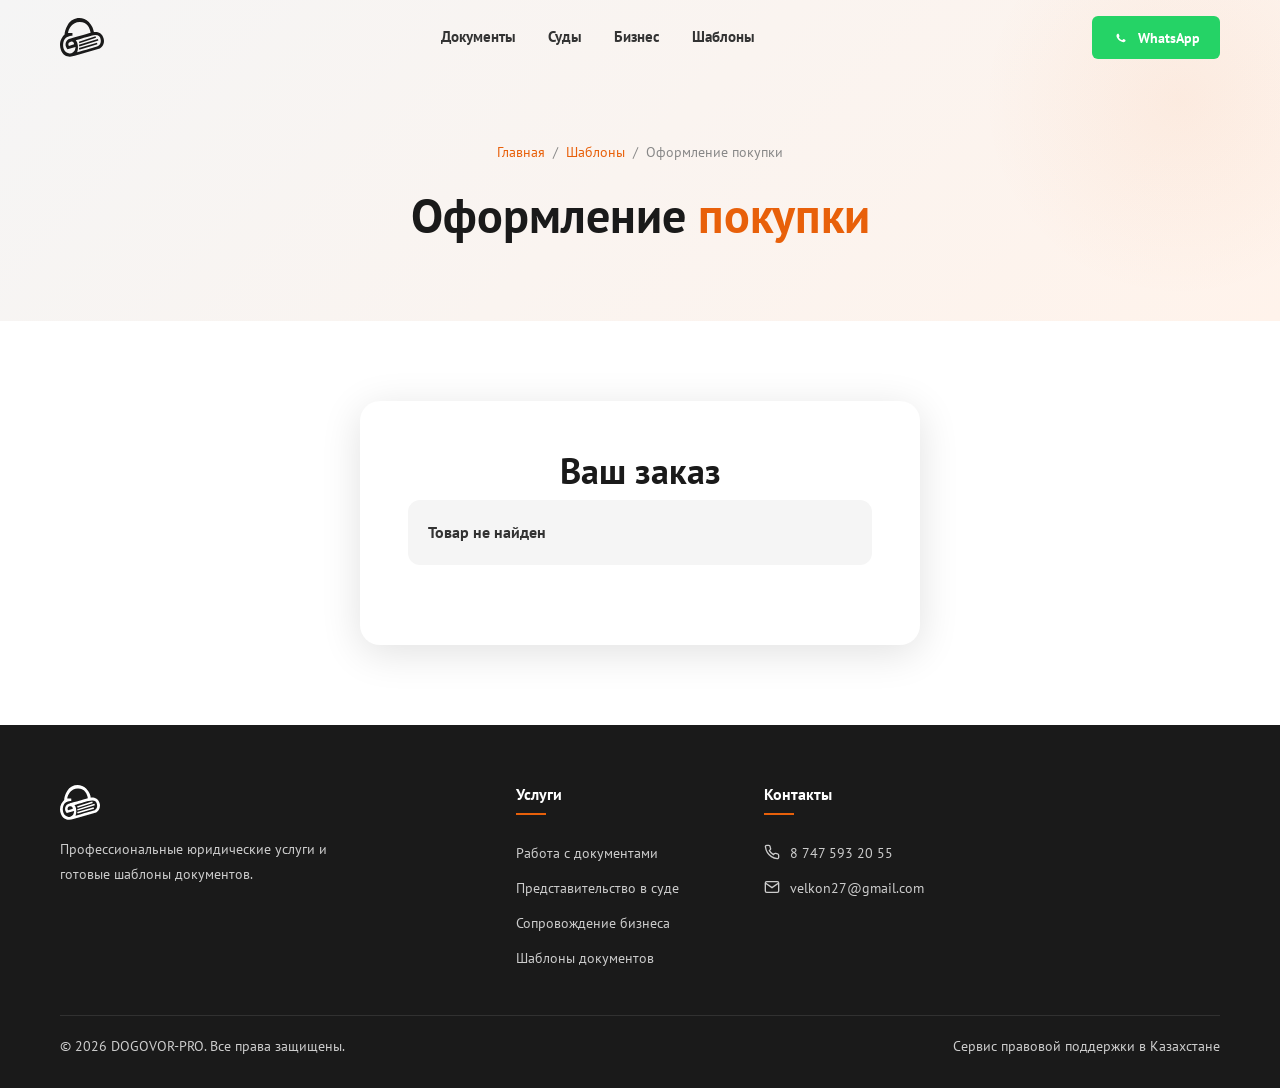
<file: checkout.html>
<!DOCTYPE html>
<html lang="ru">
<head>
  <meta charset="UTF-8">
  <meta name="viewport" content="width=device-width, initial-scale=1.0">
  <title>Оформление покупки — DOGOVOR-PRO</title>
  <meta name="description" content="Оформление покупки шаблона документа.">
  <link rel="stylesheet" href="/css/style.css">
  <link rel="stylesheet" href="/css/pages.css">
</head>
<body>

  <!-- HEADER -->
  <header class="header" id="header"><div class="container"><div class="header-inner">
    <a href="/" class="header-logo"><img src="/svg/Logo.svg" alt="DOGOVOR-PRO"></a>
    <nav class="header-nav"><a href="/documents.html">Документы</a><a href="/court.html">Суды</a><a href="/business.html">Бизнес</a><a href="/templates.html">Шаблоны</a></nav>
    <div class="header-actions"><a href="https://wa.me/77475932055" target="_blank" class="header-whatsapp"><svg viewBox="0 0 24 24" fill="currentColor"><path d="M17.472 14.382c-.297-.149-1.758-.867-2.03-.967-.273-.099-.471-.148-.67.15-.197.297-.767.966-.94 1.164-.173.199-.347.223-.644.075-.297-.15-1.255-.463-2.39-1.475-.883-.788-1.48-1.761-1.653-2.059-.173-.297-.018-.458.13-.606.134-.133.298-.347.446-.52.149-.174.198-.298.298-.497.099-.198.05-.371-.025-.52-.075-.149-.669-1.612-.916-2.207-.242-.579-.487-.5-.669-.51l-.57-.01c-.198 0-.52.074-.792.372-.272.297-1.04 1.016-1.04 2.479 0 1.462 1.065 2.875 1.213 3.074.149.198 2.096 3.2 5.077 4.487.709.306 1.262.489 1.694.625.712.227 1.36.195 1.871.118.571-.085 1.758-.719 2.006-1.413.248-.694.248-1.289.173-1.413-.074-.124-.272-.198-.57-.347z"/></svg>WhatsApp</a>
    <button class="burger" id="burgerBtn"><span></span><span></span><span></span></button></div>
  </div></div></header>
  <div class="mobile-overlay" id="mobileOverlay"></div>
  <div class="mobile-menu" id="mobileMenu"><a href="/">Главная</a><a href="/documents.html">Документы</a><a href="/court.html">Суды</a><a href="/business.html">Бизнес</a><a href="/templates.html">Шаблоны</a></div>

  <!-- PAGE HERO -->
  <section class="page-hero">
    <div class="container">
      <div class="breadcrumbs"><a href="/">Главная</a><span>/</span><a href="/templates.html">Шаблоны</a><span>/</span><span>Оформление покупки</span></div>
      <h1>Оформление <span class="text-orange">покупки</span></h1>
    </div>
  </section>

  <!-- CHECKOUT -->
  <section class="section">
    <div class="container">
      <div class="checkout-box" id="checkoutBox">
        <h2>Ваш заказ</h2>
        <div class="checkout-product" id="checkoutProduct">
          <div>
            <div class="checkout-product-name" id="productName">Загрузка...</div>
            <div style="color: var(--c-gray-500); font-size: 0.85rem;" id="productVariation"></div>
          </div>
          <div class="checkout-product-price" id="productPrice"></div>
        </div>
        <form class="checkout-form" id="checkoutForm">
          <div class="form-group">
            <label>Ваше имя <span class="required">*</span></label>
            <input type="text" name="name" placeholder="Введите ваше полное имя" required>
          </div>
          <div class="form-group">
            <label>Email <span class="required">*</span> <small style="color: var(--c-gray-500);">(документ будет отправлен сюда)</small></label>
            <input type="email" name="email" placeholder="example@email.com" required>
          </div>
          <div class="form-group">
            <label>Телефон</label>
            <input type="tel" name="phone" placeholder="+7 (___) ___-__-__">
          </div>
          <button type="submit" class="btn btn-primary btn-lg" style="width: 100%; justify-content: center;">
            Оплатить
          </button>
          <p style="text-align: center; font-size: 0.8rem; color: var(--c-gray-500); margin-top: 8px;">
            Нажимая кнопку, вы соглашаетесь с условиями оферты
          </p>
        </form>
        <div class="checkout-success" id="checkoutSuccess">
          <svg width="64" height="64" viewBox="0 0 24 24" fill="none" stroke="#E8600A" stroke-width="1.5" stroke-linecap="round"><path d="M22 11.08V12a10 10 0 1 1-5.93-9.14"/><polyline points="22 4 12 14.01 9 11.01"/></svg>
          <h2>Спасибо за покупку!</h2>
          <p>Документ будет отправлен на указанную вами электронную почту в ближайшее время.</p>
          <a href="/templates.html" class="btn btn-primary" style="margin-top: 20px;">Вернуться к шаблонам</a>
        </div>
      </div>
    </div>
  </section>

  <!-- FOOTER -->
  <footer class="footer"><div class="container"><div class="footer-grid">
    <div class="footer-logo"><img src="/svg/Logo.svg" alt="DOGOVOR-PRO"><p>Профессиональные юридические услуги и готовые шаблоны документов.</p></div>
    <div><h4>Услуги</h4><div class="footer-links"><a href="/documents.html">Работа с документами</a><a href="/court.html">Представительство в суде</a><a href="/business.html">Сопровождение бизнеса</a><a href="/templates.html">Шаблоны документов</a></div></div>
    <div><h4>Контакты</h4><div class="footer-contacts"><a href="tel:+77475932055"><svg viewBox="0 0 24 24" fill="none" stroke="currentColor" stroke-width="2"><path d="M22 16.92v3a2 2 0 01-2.18 2 19.79 19.79 0 01-8.63-3.07 19.5 19.5 0 01-6-6 19.79 19.79 0 01-3.07-8.67A2 2 0 014.11 2h3a2 2 0 012 1.72c.127.96.361 1.903.7 2.81a2 2 0 01-.45 2.11L8.09 9.91a16 16 0 006 6l1.27-1.27a2 2 0 012.11-.45c.907.339 1.85.573 2.81.7A2 2 0 0122 16.92z"/></svg>8 747 593 20 55</a><a href="mailto:velkon27@gmail.com"><svg viewBox="0 0 24 24" fill="none" stroke="currentColor" stroke-width="2"><path d="M4 4h16c1.1 0 2 .9 2 2v12c0 1.1-.9 2-2 2H4c-1.1 0-2-.9-2-2V6c0-1.1.9-2 2-2z"/><polyline points="22,6 12,13 2,6"/></svg>velkon27@gmail.com</a></div></div>
    <div></div>
  </div><div class="footer-bottom"><span>&copy; 2026 DOGOVOR-PRO. Все права защищены.</span><span>Сервис правовой поддержки в Казахстане</span></div></div></footer>

  <script src="/js/main.js"></script>
  <script src="/js/checkout.js"></script>
</body>
</html>
</file>
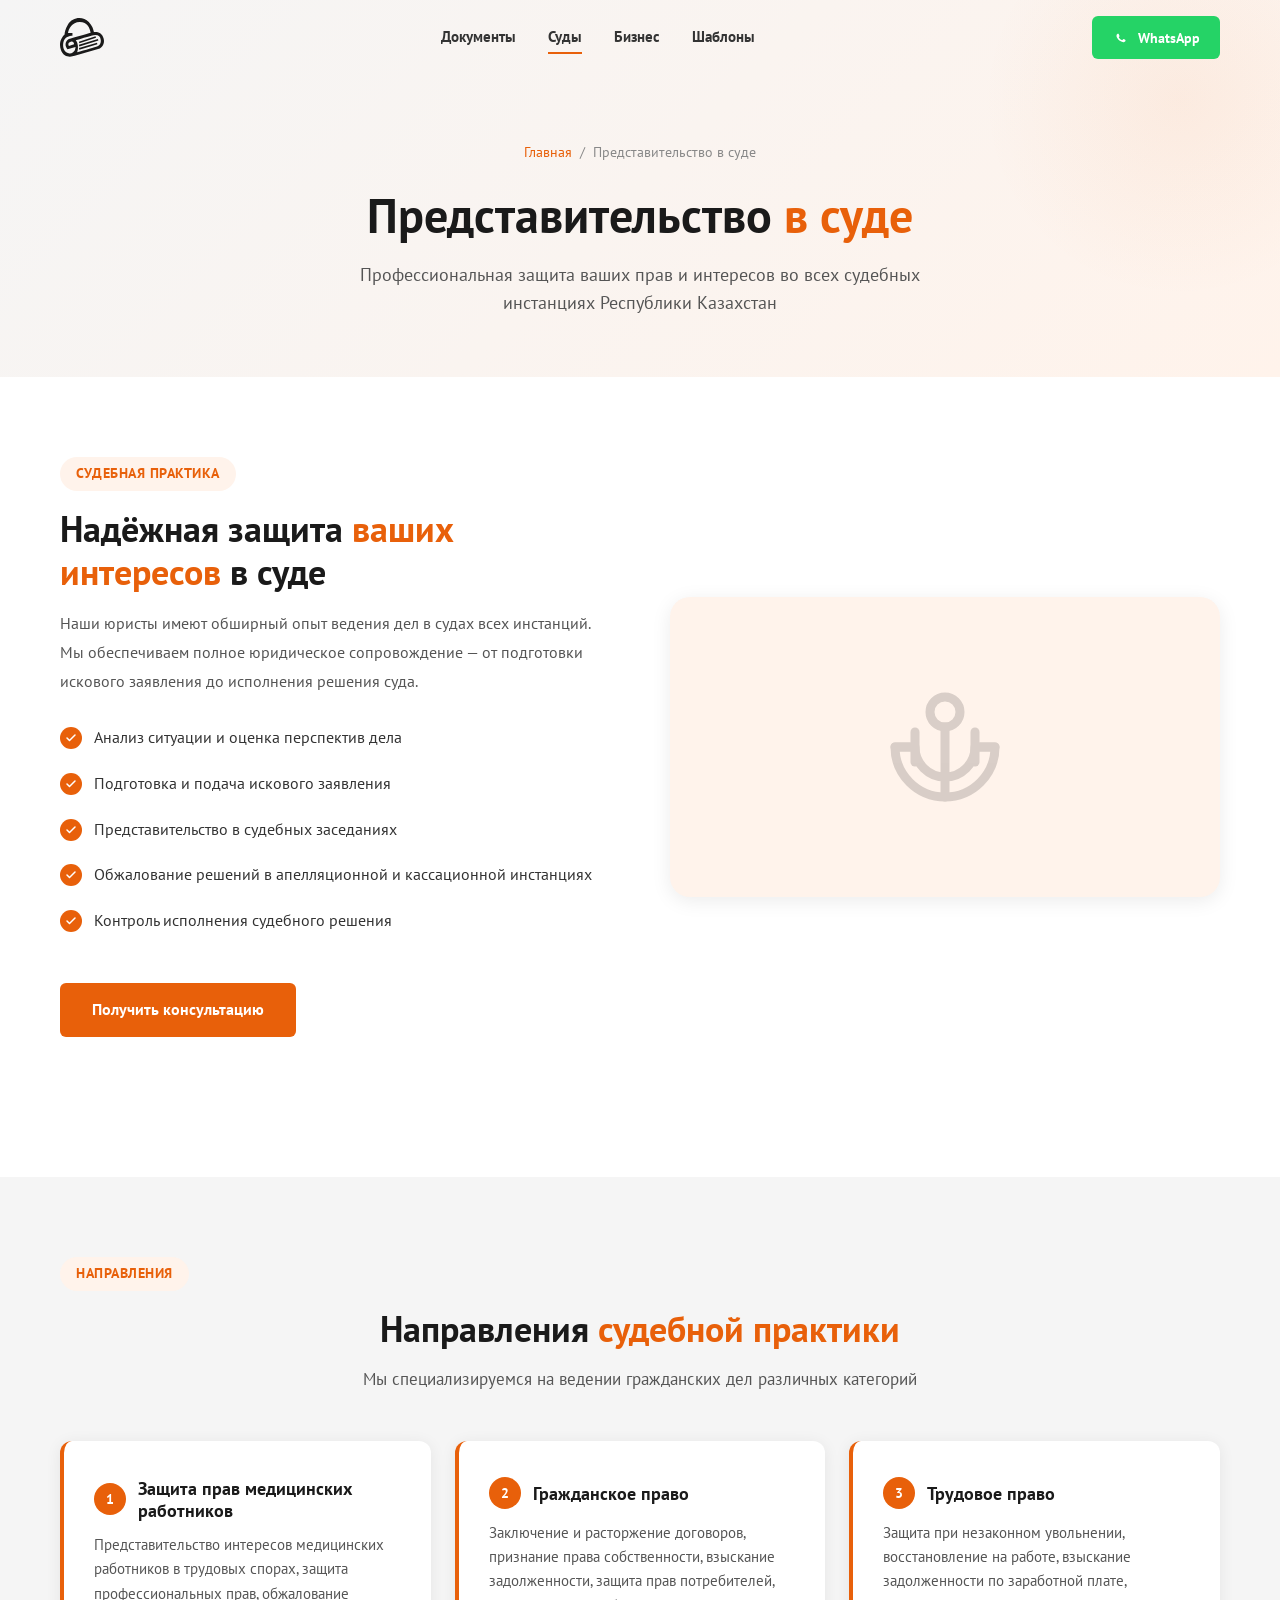
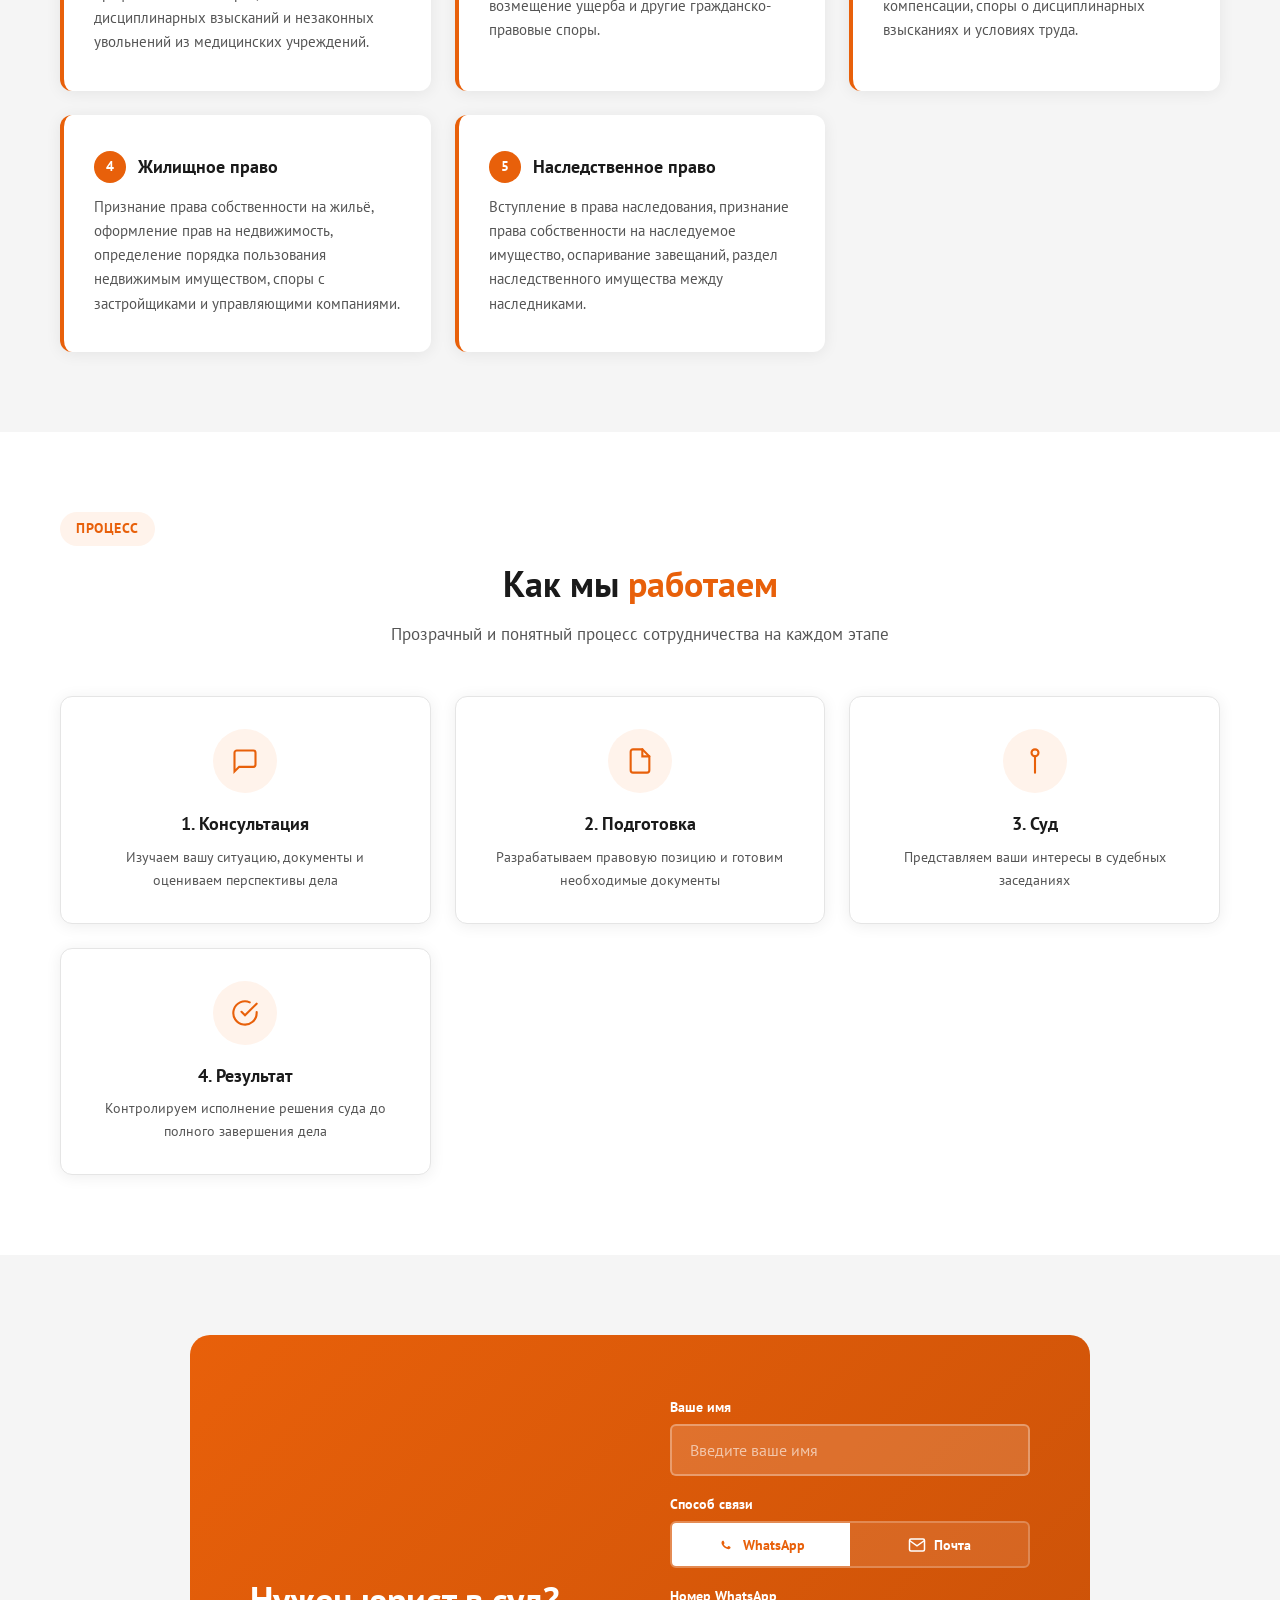
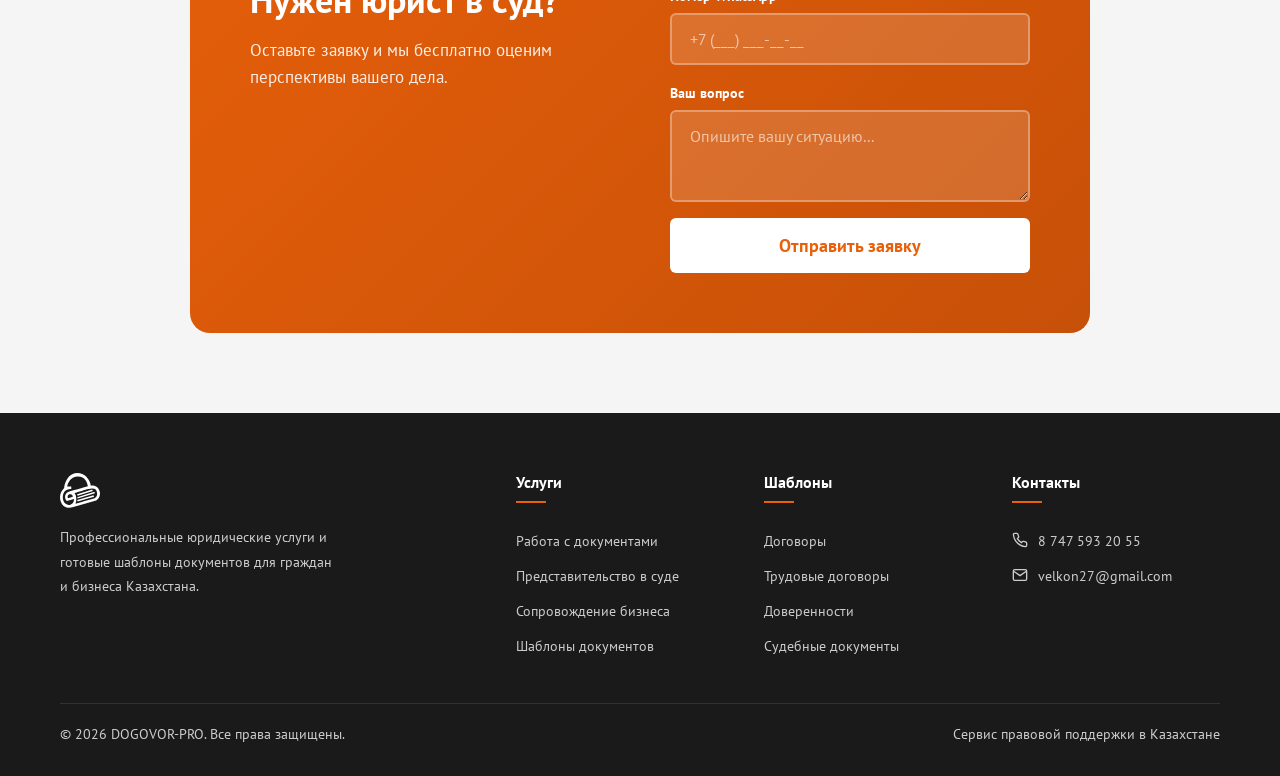
<file: court.html>
<!DOCTYPE html>
<html lang="ru">
<head>
  <meta charset="UTF-8">
  <meta name="viewport" content="width=device-width, initial-scale=1.0">
  <title>Представительство в суде — DOGOVOR-PRO</title>
  <meta name="description" content="Профессиональное представительство в суде по гражданским, трудовым, жилищным и наследственным делам. Защита ваших прав и интересов.">
  <link rel="canonical" href="https://dogovor-pro.kz/court.html">
  <link rel="stylesheet" href="/css/style.css">
  <link rel="stylesheet" href="/css/pages.css">
</head>
<body>

  <!-- HEADER -->
  <header class="header" id="header">
    <div class="container"><div class="header-inner">
      <a href="/" class="header-logo"><img src="/svg/Logo.svg" alt="DOGOVOR-PRO"></a>
      <nav class="header-nav"><a href="/documents.html">Документы</a><a href="/court.html" class="active">Суды</a><a href="/business.html">Бизнес</a><a href="/templates.html">Шаблоны</a></nav>
      <div class="header-actions"><a href="https://wa.me/77475932055" target="_blank" class="header-whatsapp"><svg viewBox="0 0 24 24" fill="currentColor"><path d="M17.472 14.382c-.297-.149-1.758-.867-2.03-.967-.273-.099-.471-.148-.67.15-.197.297-.767.966-.94 1.164-.173.199-.347.223-.644.075-.297-.15-1.255-.463-2.39-1.475-.883-.788-1.48-1.761-1.653-2.059-.173-.297-.018-.458.13-.606.134-.133.298-.347.446-.52.149-.174.198-.298.298-.497.099-.198.05-.371-.025-.52-.075-.149-.669-1.612-.916-2.207-.242-.579-.487-.5-.669-.51l-.57-.01c-.198 0-.52.074-.792.372-.272.297-1.04 1.016-1.04 2.479 0 1.462 1.065 2.875 1.213 3.074.149.198 2.096 3.2 5.077 4.487.709.306 1.262.489 1.694.625.712.227 1.36.195 1.871.118.571-.085 1.758-.719 2.006-1.413.248-.694.248-1.289.173-1.413-.074-.124-.272-.198-.57-.347z"/></svg>WhatsApp</a>
      <button class="burger" id="burgerBtn"><span></span><span></span><span></span></button></div>
    </div></div>
  </header>
  <div class="mobile-overlay" id="mobileOverlay"></div>
  <div class="mobile-menu" id="mobileMenu"><a href="/">Главная</a><a href="/documents.html">Документы</a><a href="/court.html">Суды</a><a href="/business.html">Бизнес</a><a href="/templates.html">Шаблоны</a></div>

  <!-- PAGE HERO -->
  <section class="page-hero">
    <div class="container">
      <div class="breadcrumbs"><a href="/">Главная</a><span>/</span><span>Представительство в суде</span></div>
      <h1>Представительство <span class="text-orange">в суде</span></h1>
      <p>Профессиональная защита ваших прав и интересов во всех судебных инстанциях Республики Казахстан</p>
    </div>
  </section>

  <!-- О ПРЕДСТАВИТЕЛЬСТВЕ -->
  <section class="section">
    <div class="container">
      <div class="info-block reveal">
        <div class="info-block-content">
          <div class="section-tag">Судебная практика</div>
          <h2>Надёжная защита <span class="text-orange">ваших интересов</span> в суде</h2>
          <p>Наши юристы имеют обширный опыт ведения дел в судах всех инстанций. Мы обеспечиваем полное юридическое сопровождение — от подготовки искового заявления до исполнения решения суда.</p>
          <ul class="check-list">
            <li>Анализ ситуации и оценка перспектив дела</li>
            <li>Подготовка и подача искового заявления</li>
            <li>Представительство в судебных заседаниях</li>
            <li>Обжалование решений в апелляционной и кассационной инстанциях</li>
            <li>Контроль исполнения судебного решения</li>
          </ul>
          <a href="#consultation" class="btn btn-primary" style="margin-top: 20px;">Получить консультацию</a>
        </div>
        <div class="info-block-img">
          <img src="/svg/scales.svg" alt="Представительство в суде" style="width: 120px; height: 120px; opacity: 0.15;">
        </div>
      </div>
    </div>
  </section>

  <!-- НАПРАВЛЕНИЯ ПРАКТИКИ -->
  <section class="section section-gray">
    <div class="container">
      <div class="section-tag reveal">Направления</div>
      <h2 class="section-title reveal">Направления <span class="text-orange">судебной практики</span></h2>
      <p class="section-subtitle reveal">Мы специализируемся на ведении гражданских дел различных категорий</p>
      <div class="practice-grid">
        <div class="practice-card reveal">
          <h3><span class="num">1</span> Защита прав медицинских работников</h3>
          <p>Представительство интересов медицинских работников в трудовых спорах, защита профессиональных прав, обжалование дисциплинарных взысканий и незаконных увольнений из медицинских учреждений.</p>
        </div>
        <div class="practice-card reveal">
          <h3><span class="num">2</span> Гражданское право</h3>
          <p>Заключение и расторжение договоров, признание права собственности, взыскание задолженности, защита прав потребителей, возмещение ущерба и другие гражданско-правовые споры.</p>
        </div>
        <div class="practice-card reveal">
          <h3><span class="num">3</span> Трудовое право</h3>
          <p>Защита при незаконном увольнении, восстановление на работе, взыскание задолженности по заработной плате, компенсации, споры о дисциплинарных взысканиях и условиях труда.</p>
        </div>
        <div class="practice-card reveal">
          <h3><span class="num">4</span> Жилищное право</h3>
          <p>Признание права собственности на жильё, оформление прав на недвижимость, определение порядка пользования недвижимым имуществом, споры с застройщиками и управляющими компаниями.</p>
        </div>
        <div class="practice-card reveal">
          <h3><span class="num">5</span> Наследственное право</h3>
          <p>Вступление в права наследования, признание права собственности на наследуемое имущество, оспаривание завещаний, раздел наследственного имущества между наследниками.</p>
        </div>
      </div>
    </div>
  </section>

  <!-- КАК МЫ РАБОТАЕМ -->
  <section class="section">
    <div class="container">
      <div class="section-tag reveal">Процесс</div>
      <h2 class="section-title reveal">Как мы <span class="text-orange">работаем</span></h2>
      <p class="section-subtitle reveal">Прозрачный и понятный процесс сотрудничества на каждом этапе</p>
      <div class="benefits-grid">
        <div class="benefit-card reveal">
          <div class="benefit-card-icon">
            <svg viewBox="0 0 24 24" fill="none" stroke="currentColor" stroke-width="1.8" stroke-linecap="round"><path d="M21 15a2 2 0 0 1-2 2H7l-4 4V5a2 2 0 0 1 2-2h14a2 2 0 0 1 2 2z"/></svg>
          </div>
          <h4>1. Консультация</h4>
          <p>Изучаем вашу ситуацию, документы и оцениваем перспективы дела</p>
        </div>
        <div class="benefit-card reveal">
          <div class="benefit-card-icon">
            <svg viewBox="0 0 24 24" fill="none" stroke="currentColor" stroke-width="1.8" stroke-linecap="round"><path d="M14 2H6a2 2 0 0 0-2 2v16a2 2 0 0 0 2 2h12a2 2 0 0 0 2-2V8z"/><polyline points="14 2 14 8 20 8"/></svg>
          </div>
          <h4>2. Подготовка</h4>
          <p>Разрабатываем правовую позицию и готовим необходимые документы</p>
        </div>
        <div class="benefit-card reveal">
          <div class="benefit-card-icon">
            <svg viewBox="0 0 24 24" fill="none" stroke="currentColor" stroke-width="1.8" stroke-linecap="round"><circle cx="12" cy="5" r="3"/><line x1="12" y1="22" x2="12" y2="8"/></svg>
          </div>
          <h4>3. Суд</h4>
          <p>Представляем ваши интересы в судебных заседаниях</p>
        </div>
        <div class="benefit-card reveal">
          <div class="benefit-card-icon">
            <svg viewBox="0 0 24 24" fill="none" stroke="currentColor" stroke-width="1.8" stroke-linecap="round"><path d="M22 11.08V12a10 10 0 1 1-5.93-9.14"/><polyline points="22 4 12 14.01 9 11.01"/></svg>
          </div>
          <h4>4. Результат</h4>
          <p>Контролируем исполнение решения суда до полного завершения дела</p>
        </div>
      </div>
    </div>
  </section>

  <!-- CONSULTATION -->
  <section class="section section-gray" id="consultation">
    <div class="container">
      <div class="consultation consultation-standalone reveal" id="consultationForm">
        <div class="consultation-text">
          <h2>Нужен юрист в суд?</h2>
          <p>Оставьте заявку и мы бесплатно оценим перспективы вашего дела.</p>
        </div>
        <div>
          <form class="consultation-form" id="consultForm">
            <div class="form-group"><label>Ваше имя</label><input type="text" name="name" placeholder="Введите ваше имя" required></div>
            <div class="form-group"><label>Способ связи</label><div class="contact-toggle"><button type="button" class="contact-toggle-btn active" data-method="whatsapp"><svg width="16" height="16" viewBox="0 0 24 24" fill="currentColor"><path d="M17.472 14.382c-.297-.149-1.758-.867-2.03-.967-.273-.099-.471-.148-.67.15-.197.297-.767.966-.94 1.164-.173.199-.347.223-.644.075-.297-.15-1.255-.463-2.39-1.475-.883-.788-1.48-1.761-1.653-2.059-.173-.297-.018-.458.13-.606.134-.133.298-.347.446-.52.149-.174.198-.298.298-.497.099-.198.05-.371-.025-.52-.075-.149-.669-1.612-.916-2.207-.242-.579-.487-.5-.669-.51l-.57-.01c-.198 0-.52.074-.792.372-.272.297-1.04 1.016-1.04 2.479 0 1.462 1.065 2.875 1.213 3.074.149.198 2.096 3.2 5.077 4.487.709.306 1.262.489 1.694.625.712.227 1.36.195 1.871.118.571-.085 1.758-.719 2.006-1.413.248-.694.248-1.289.173-1.413-.074-.124-.272-.198-.57-.347z"/></svg>WhatsApp</button><button type="button" class="contact-toggle-btn" data-method="email"><svg width="16" height="16" viewBox="0 0 24 24" fill="none" stroke="currentColor" stroke-width="2"><path d="M4 4h16c1.1 0 2 .9 2 2v12c0 1.1-.9 2-2 2H4c-1.1 0-2-.9-2-2V6c0-1.1.9-2 2-2z"/><polyline points="22,6 12,13 2,6"/></svg>Почта</button></div></div>
            <div class="form-group" id="contactField"><label id="contactLabel">Номер WhatsApp</label><input type="tel" name="contact" id="contactInput" placeholder="+7 (___) ___-__-__" required></div>
            <div class="form-group"><label>Ваш вопрос</label><textarea name="message" rows="3" placeholder="Опишите вашу ситуацию..."></textarea></div>
            <button type="submit" class="btn btn-white btn-lg">Отправить заявку</button>
          </form>
          <div class="form-success" id="formSuccess"><h3>Заявка отправлена!</h3><p>Мы свяжемся с вами в ближайшее время</p></div>
        </div>
      </div>
    </div>
  </section>

  <!-- FOOTER -->
  <footer class="footer">
    <div class="container">
      <div class="footer-grid">
        <div class="footer-logo"><img src="/svg/Logo.svg" alt="DOGOVOR-PRO"><p>Профессиональные юридические услуги и готовые шаблоны документов для граждан и бизнеса Казахстана.</p></div>
        <div><h4>Услуги</h4><div class="footer-links"><a href="/documents.html">Работа с документами</a><a href="/court.html">Представительство в суде</a><a href="/business.html">Сопровождение бизнеса</a><a href="/templates.html">Шаблоны документов</a></div></div>
        <div><h4>Шаблоны</h4><div class="footer-links"><a href="/category/dogovory">Договоры</a><a href="/category/trudovoy-dogovor">Трудовые договоры</a><a href="/category/doverennosti">Доверенности</a><a href="/category/sudebnoe-proizvodstvo">Судебные документы</a></div></div>
        <div><h4>Контакты</h4><div class="footer-contacts"><a href="tel:+77475932055"><svg viewBox="0 0 24 24" fill="none" stroke="currentColor" stroke-width="2"><path d="M22 16.92v3a2 2 0 01-2.18 2 19.79 19.79 0 01-8.63-3.07 19.5 19.5 0 01-6-6 19.79 19.79 0 01-3.07-8.67A2 2 0 014.11 2h3a2 2 0 012 1.72c.127.96.361 1.903.7 2.81a2 2 0 01-.45 2.11L8.09 9.91a16 16 0 006 6l1.27-1.27a2 2 0 012.11-.45c.907.339 1.85.573 2.81.7A2 2 0 0122 16.92z"/></svg>8 747 593 20 55</a><a href="mailto:velkon27@gmail.com"><svg viewBox="0 0 24 24" fill="none" stroke="currentColor" stroke-width="2"><path d="M4 4h16c1.1 0 2 .9 2 2v12c0 1.1-.9 2-2 2H4c-1.1 0-2-.9-2-2V6c0-1.1.9-2 2-2z"/><polyline points="22,6 12,13 2,6"/></svg>velkon27@gmail.com</a></div></div>
      </div>
      <div class="footer-bottom"><span>&copy; 2026 DOGOVOR-PRO. Все права защищены.</span><span>Сервис правовой поддержки в Казахстане</span></div>
    </div>
  </footer>

  <script src="/js/main.js"></script>
  <script src="/js/consultation.js"></script>
</body>
</html>
</file>
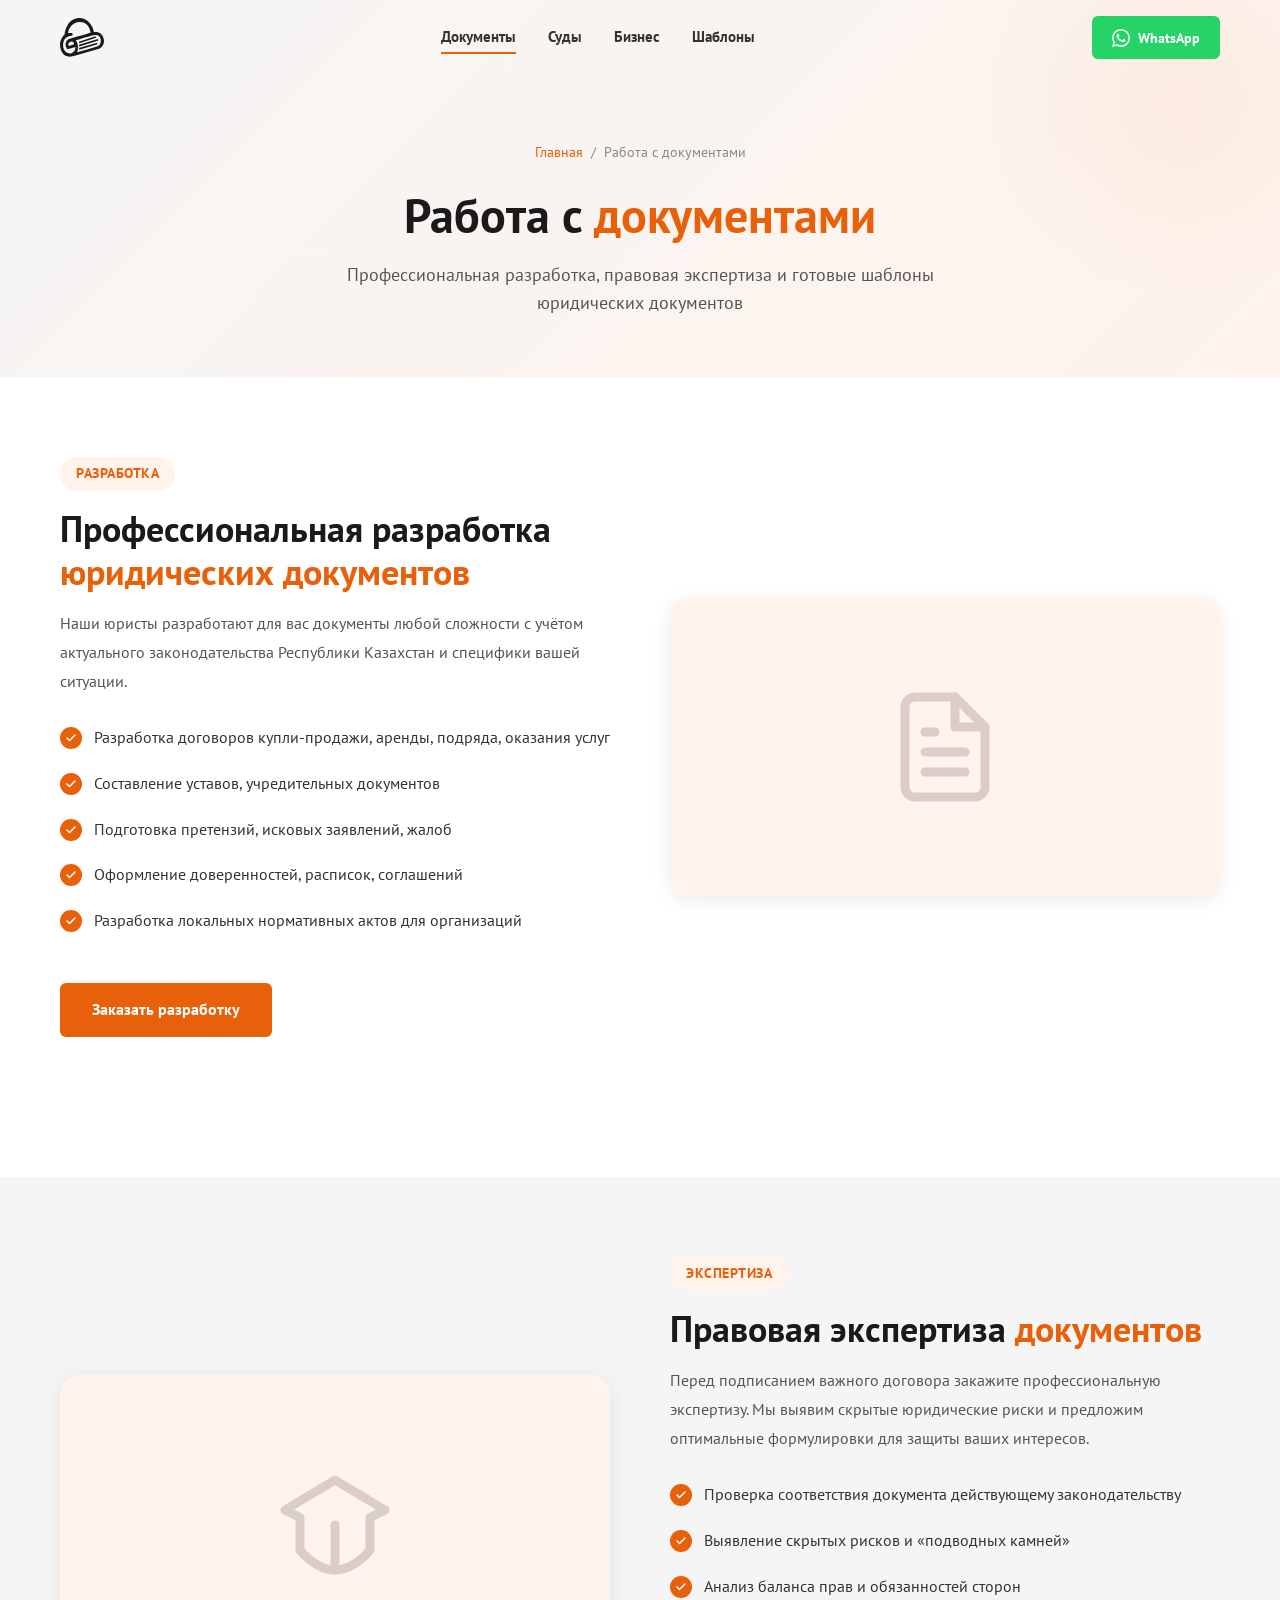
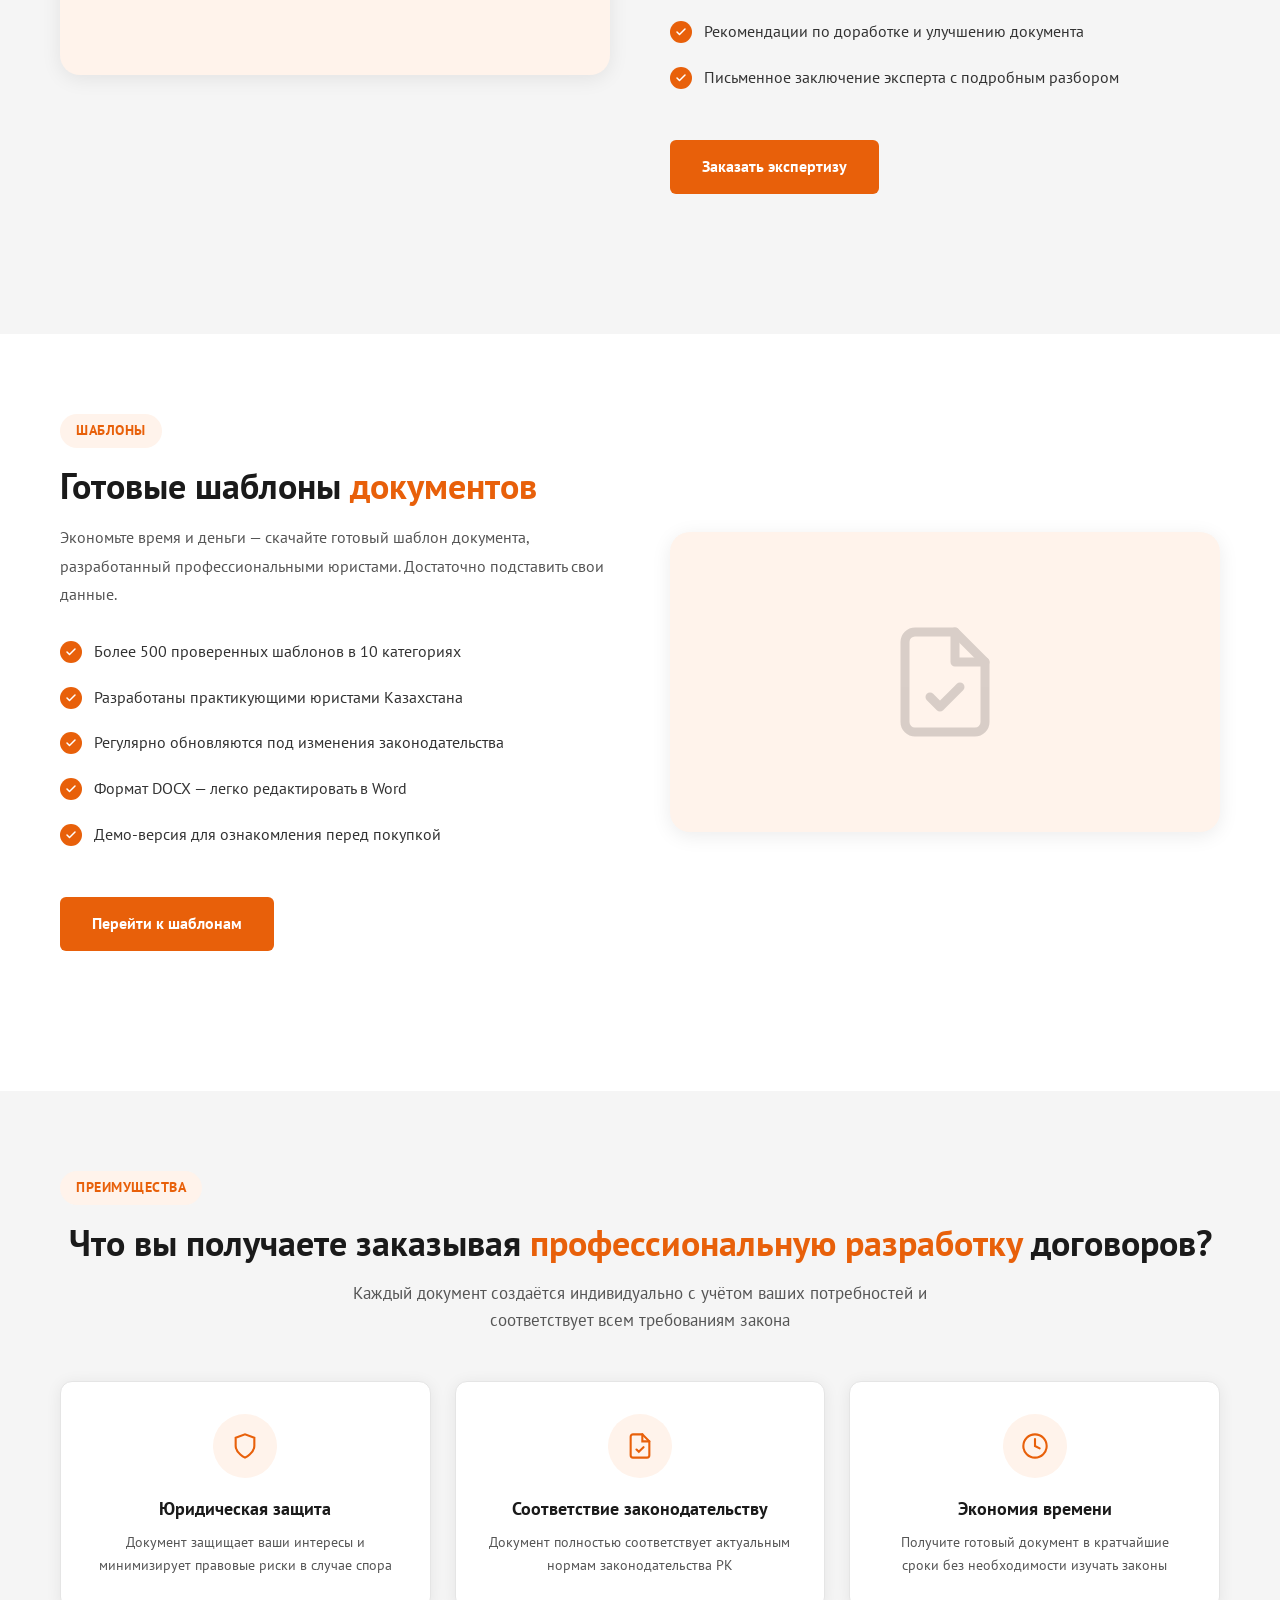
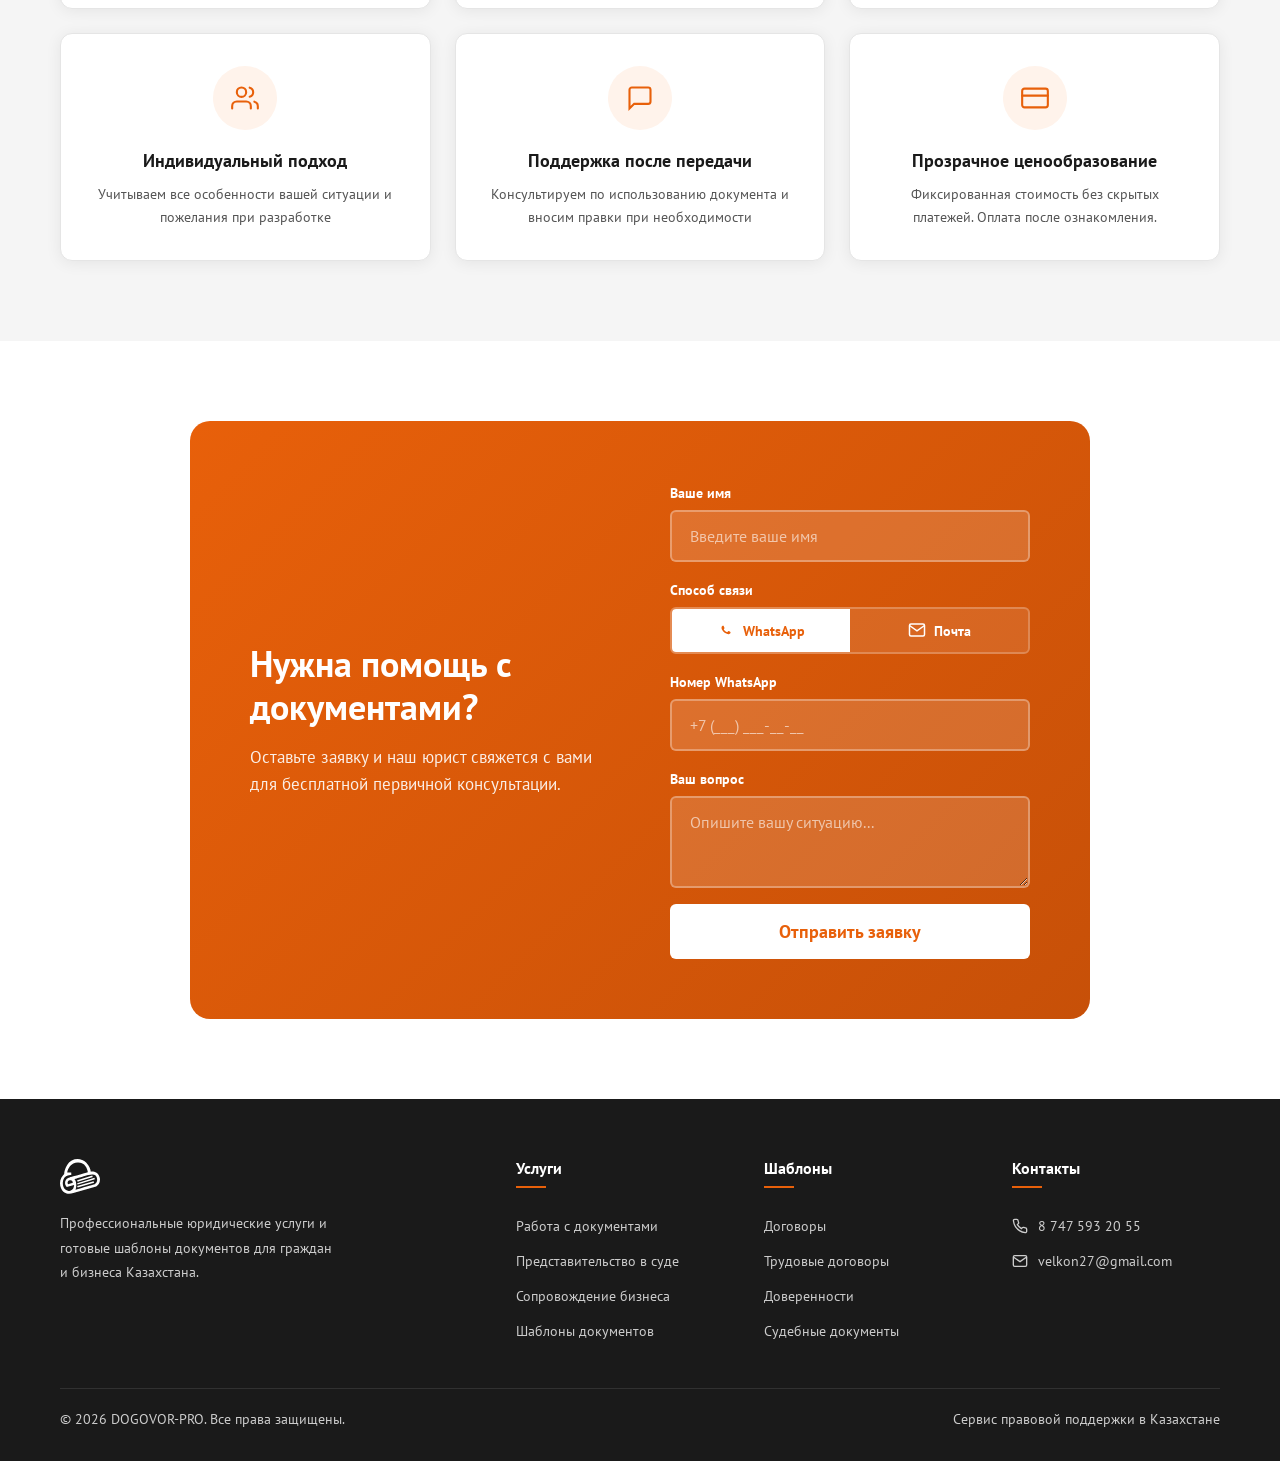
<file: documents.html>
<!DOCTYPE html>
<html lang="ru">
<head>
  <meta charset="UTF-8">
  <meta name="viewport" content="width=device-width, initial-scale=1.0">
  <title>Работа с документами — DOGOVOR-PRO</title>
  <meta name="description" content="Профессиональная разработка, экспертиза юридических документов и готовые шаблоны. Закажите создание договора или скачайте готовый шаблон.">
  <link rel="canonical" href="https://dogovor-pro.kz/documents.html">
  <link rel="stylesheet" href="/css/style.css">
  <link rel="stylesheet" href="/css/pages.css">
</head>
<body>

  <!-- HEADER -->
  <header class="header" id="header">
    <div class="container">
      <div class="header-inner">
        <a href="/" class="header-logo"><img src="/svg/Logo.svg" alt="DOGOVOR-PRO"></a>
        <nav class="header-nav"><a href="/documents.html" class="active">Документы</a><a href="/court.html">Суды</a><a href="/business.html">Бизнес</a><a href="/templates.html">Шаблоны</a></nav>
        <div class="header-actions">
          <a href="https://wa.me/77475932055" target="_blank" class="header-whatsapp"><svg viewBox="0 0 24 24" fill="currentColor"><path d="M17.472 14.382c-.297-.149-1.758-.867-2.03-.967-.273-.099-.471-.148-.67.15-.197.297-.767.966-.94 1.164-.173.199-.347.223-.644.075-.297-.15-1.255-.463-2.39-1.475-.883-.788-1.48-1.761-1.653-2.059-.173-.297-.018-.458.13-.606.134-.133.298-.347.446-.52.149-.174.198-.298.298-.497.099-.198.05-.371-.025-.52-.075-.149-.669-1.612-.916-2.207-.242-.579-.487-.5-.669-.51-.173-.008-.371-.01-.57-.01-.198 0-.52.074-.792.372-.272.297-1.04 1.016-1.04 2.479 0 1.462 1.065 2.875 1.213 3.074.149.198 2.096 3.2 5.077 4.487.709.306 1.262.489 1.694.625.712.227 1.36.195 1.871.118.571-.085 1.758-.719 2.006-1.413.248-.694.248-1.289.173-1.413-.074-.124-.272-.198-.57-.347m-5.421 7.403h-.004a9.87 9.87 0 01-5.031-1.378l-.361-.214-3.741.982.998-3.648-.235-.374a9.86 9.86 0 01-1.51-5.26c.001-5.45 4.436-9.884 9.888-9.884 2.64 0 5.122 1.03 6.988 2.898a9.825 9.825 0 012.893 6.994c-.003 5.45-4.437 9.884-9.885 9.884m8.413-18.297A11.815 11.815 0 0012.05 0C5.495 0 .16 5.335.157 11.892c0 2.096.547 4.142 1.588 5.945L.057 24l6.305-1.654a11.882 11.882 0 005.683 1.448h.005c6.554 0 11.89-5.335 11.893-11.893a11.821 11.821 0 00-3.48-8.413z"/></svg>WhatsApp</a>
          <button class="burger" id="burgerBtn"><span></span><span></span><span></span></button>
        </div>
      </div>
    </div>
  </header>
  <div class="mobile-overlay" id="mobileOverlay"></div>
  <div class="mobile-menu" id="mobileMenu"><a href="/">Главная</a><a href="/documents.html">Документы</a><a href="/court.html">Суды</a><a href="/business.html">Бизнес</a><a href="/templates.html">Шаблоны</a></div>

  <!-- PAGE HERO -->
  <section class="page-hero">
    <div class="container">
      <div class="breadcrumbs"><a href="/">Главная</a><span>/</span><span>Работа с документами</span></div>
      <h1>Работа с <span class="text-orange">документами</span></h1>
      <p>Профессиональная разработка, правовая экспертиза и готовые шаблоны юридических документов</p>
    </div>
  </section>

  <!-- РАЗРАБОТКА ДОКУМЕНТОВ -->
  <section class="section">
    <div class="container">
      <div class="info-block reveal">
        <div class="info-block-content">
          <div class="section-tag">Разработка</div>
          <h2>Профессиональная разработка <span class="text-orange">юридических документов</span></h2>
          <p>Наши юристы разработают для вас документы любой сложности с учётом актуального законодательства Республики Казахстан и специфики вашей ситуации.</p>
          <ul class="check-list">
            <li>Разработка договоров купли-продажи, аренды, подряда, оказания услуг</li>
            <li>Составление уставов, учредительных документов</li>
            <li>Подготовка претензий, исковых заявлений, жалоб</li>
            <li>Оформление доверенностей, расписок, соглашений</li>
            <li>Разработка локальных нормативных актов для организаций</li>
          </ul>
          <a href="#consultation" class="btn btn-primary" style="margin-top: 20px;">Заказать разработку</a>
        </div>
        <div class="info-block-img">
          <img src="/svg/document.svg" alt="Разработка документов" style="width: 120px; height: 120px; opacity: 0.15;">
        </div>
      </div>
    </div>
  </section>

  <!-- ЭКСПЕРТИЗА ДОКУМЕНТОВ -->
  <section class="section section-gray">
    <div class="container">
      <div class="info-block reverse reveal">
        <div class="info-block-content">
          <div class="section-tag">Экспертиза</div>
          <h2>Правовая экспертиза <span class="text-orange">документов</span></h2>
          <p>Перед подписанием важного договора закажите профессиональную экспертизу. Мы выявим скрытые юридические риски и предложим оптимальные формулировки для защиты ваших интересов.</p>
          <ul class="check-list">
            <li>Проверка соответствия документа действующему законодательству</li>
            <li>Выявление скрытых рисков и «подводных камней»</li>
            <li>Анализ баланса прав и обязанностей сторон</li>
            <li>Рекомендации по доработке и улучшению документа</li>
            <li>Письменное заключение эксперта с подробным разбором</li>
          </ul>
          <a href="#consultation" class="btn btn-primary" style="margin-top: 20px;">Заказать экспертизу</a>
        </div>
        <div class="info-block-img">
          <img src="/svg/shield.svg" alt="Экспертиза документов" style="width: 120px; height: 120px; opacity: 0.15;">
        </div>
      </div>
    </div>
  </section>

  <!-- ГОТОВЫЕ ШАБЛОНЫ -->
  <section class="section">
    <div class="container">
      <div class="info-block reveal">
        <div class="info-block-content">
          <div class="section-tag">Шаблоны</div>
          <h2>Готовые шаблоны <span class="text-orange">документов</span></h2>
          <p>Экономьте время и деньги — скачайте готовый шаблон документа, разработанный профессиональными юристами. Достаточно подставить свои данные.</p>
          <ul class="check-list">
            <li>Более 500 проверенных шаблонов в 10 категориях</li>
            <li>Разработаны практикующими юристами Казахстана</li>
            <li>Регулярно обновляются под изменения законодательства</li>
            <li>Формат DOCX — легко редактировать в Word</li>
            <li>Демо-версия для ознакомления перед покупкой</li>
          </ul>
          <a href="/templates.html" class="btn btn-primary" style="margin-top: 20px;">Перейти к шаблонам</a>
        </div>
        <div class="info-block-img">
          <img src="/svg/clipboard.svg" alt="Шаблоны документов" style="width: 120px; height: 120px; opacity: 0.15;">
        </div>
      </div>
    </div>
  </section>

  <!-- ЧТО ВЫ ПОЛУЧАЕТЕ -->
  <section class="section section-gray">
    <div class="container">
      <div class="section-tag reveal">Преимущества</div>
      <h2 class="section-title reveal">Что вы получаете заказывая <span class="text-orange">профессиональную разработку</span> договоров?</h2>
      <p class="section-subtitle reveal">Каждый документ создаётся индивидуально с учётом ваших потребностей и соответствует всем требованиям закона</p>
      <div class="benefits-grid">
        <div class="benefit-card reveal">
          <div class="benefit-card-icon">
            <svg viewBox="0 0 24 24" fill="none" stroke="currentColor" stroke-width="1.8" stroke-linecap="round"><path d="M12 22s8-4 8-10V5l-8-3-8 3v7c0 6 8 10 8 10z"/></svg>
          </div>
          <h4>Юридическая защита</h4>
          <p>Документ защищает ваши интересы и минимизирует правовые риски в случае спора</p>
        </div>
        <div class="benefit-card reveal">
          <div class="benefit-card-icon">
            <svg viewBox="0 0 24 24" fill="none" stroke="currentColor" stroke-width="1.8" stroke-linecap="round"><path d="M14 2H6a2 2 0 0 0-2 2v16a2 2 0 0 0 2 2h12a2 2 0 0 0 2-2V8z"/><polyline points="14 2 14 8 20 8"/><path d="M9 15l2 2 4-4"/></svg>
          </div>
          <h4>Соответствие законодательству</h4>
          <p>Документ полностью соответствует актуальным нормам законодательства РК</p>
        </div>
        <div class="benefit-card reveal">
          <div class="benefit-card-icon">
            <svg viewBox="0 0 24 24" fill="none" stroke="currentColor" stroke-width="1.8" stroke-linecap="round"><circle cx="12" cy="12" r="10"/><polyline points="12 6 12 12 16 14"/></svg>
          </div>
          <h4>Экономия времени</h4>
          <p>Получите готовый документ в кратчайшие сроки без необходимости изучать законы</p>
        </div>
        <div class="benefit-card reveal">
          <div class="benefit-card-icon">
            <svg viewBox="0 0 24 24" fill="none" stroke="currentColor" stroke-width="1.8" stroke-linecap="round"><path d="M17 21v-2a4 4 0 0 0-4-4H5a4 4 0 0 0-4 4v2"/><circle cx="9" cy="7" r="4"/><path d="M23 21v-2a4 4 0 0 0-3-3.87"/><path d="M16 3.13a4 4 0 0 1 0 7.75"/></svg>
          </div>
          <h4>Индивидуальный подход</h4>
          <p>Учитываем все особенности вашей ситуации и пожелания при разработке</p>
        </div>
        <div class="benefit-card reveal">
          <div class="benefit-card-icon">
            <svg viewBox="0 0 24 24" fill="none" stroke="currentColor" stroke-width="1.8" stroke-linecap="round"><path d="M21 15a2 2 0 0 1-2 2H7l-4 4V5a2 2 0 0 1 2-2h14a2 2 0 0 1 2 2z"/></svg>
          </div>
          <h4>Поддержка после передачи</h4>
          <p>Консультируем по использованию документа и вносим правки при необходимости</p>
        </div>
        <div class="benefit-card reveal">
          <div class="benefit-card-icon">
            <svg viewBox="0 0 24 24" fill="none" stroke="currentColor" stroke-width="1.8" stroke-linecap="round"><rect x="1" y="4" width="22" height="16" rx="2"/><line x1="1" y1="10" x2="23" y2="10"/></svg>
          </div>
          <h4>Прозрачное ценообразование</h4>
          <p>Фиксированная стоимость без скрытых платежей. Оплата после ознакомления.</p>
        </div>
      </div>
    </div>
  </section>

  <!-- CONSULTATION -->
  <section class="section" id="consultation">
    <div class="container">
      <div class="consultation consultation-standalone reveal" id="consultationForm">
        <div class="consultation-text">
          <h2>Нужна помощь с документами?</h2>
          <p>Оставьте заявку и наш юрист свяжется с вами для бесплатной первичной консультации.</p>
        </div>
        <div>
          <form class="consultation-form" id="consultForm">
            <div class="form-group"><label>Ваше имя</label><input type="text" name="name" placeholder="Введите ваше имя" required></div>
            <div class="form-group"><label>Способ связи</label><div class="contact-toggle"><button type="button" class="contact-toggle-btn active" data-method="whatsapp"><svg width="16" height="16" viewBox="0 0 24 24" fill="currentColor"><path d="M17.472 14.382c-.297-.149-1.758-.867-2.03-.967-.273-.099-.471-.148-.67.15-.197.297-.767.966-.94 1.164-.173.199-.347.223-.644.075-.297-.15-1.255-.463-2.39-1.475-.883-.788-1.48-1.761-1.653-2.059-.173-.297-.018-.458.13-.606.134-.133.298-.347.446-.52.149-.174.198-.298.298-.497.099-.198.05-.371-.025-.52-.075-.149-.669-1.612-.916-2.207-.242-.579-.487-.5-.669-.51l-.57-.01c-.198 0-.52.074-.792.372-.272.297-1.04 1.016-1.04 2.479 0 1.462 1.065 2.875 1.213 3.074.149.198 2.096 3.2 5.077 4.487.709.306 1.262.489 1.694.625.712.227 1.36.195 1.871.118.571-.085 1.758-.719 2.006-1.413.248-.694.248-1.289.173-1.413-.074-.124-.272-.198-.57-.347z"/></svg>WhatsApp</button><button type="button" class="contact-toggle-btn" data-method="email"><svg width="16" height="16" viewBox="0 0 24 24" fill="none" stroke="currentColor" stroke-width="2"><path d="M4 4h16c1.1 0 2 .9 2 2v12c0 1.1-.9 2-2 2H4c-1.1 0-2-.9-2-2V6c0-1.1.9-2 2-2z"/><polyline points="22,6 12,13 2,6"/></svg>Почта</button></div></div>
            <div class="form-group" id="contactField"><label id="contactLabel">Номер WhatsApp</label><input type="tel" name="contact" id="contactInput" placeholder="+7 (___) ___-__-__" required></div>
            <div class="form-group"><label>Ваш вопрос</label><textarea name="message" rows="3" placeholder="Опишите вашу ситуацию..."></textarea></div>
            <button type="submit" class="btn btn-white btn-lg">Отправить заявку</button>
          </form>
          <div class="form-success" id="formSuccess"><h3>Заявка отправлена!</h3><p>Мы свяжемся с вами в ближайшее время</p></div>
        </div>
      </div>
    </div>
  </section>

  <!-- FOOTER -->
  <footer class="footer">
    <div class="container">
      <div class="footer-grid">
        <div class="footer-logo"><img src="/svg/Logo.svg" alt="DOGOVOR-PRO"><p>Профессиональные юридические услуги и готовые шаблоны документов для граждан и бизнеса Казахстана.</p></div>
        <div><h4>Услуги</h4><div class="footer-links"><a href="/documents.html">Работа с документами</a><a href="/court.html">Представительство в суде</a><a href="/business.html">Сопровождение бизнеса</a><a href="/templates.html">Шаблоны документов</a></div></div>
        <div><h4>Шаблоны</h4><div class="footer-links"><a href="/category/dogovory">Договоры</a><a href="/category/trudovoy-dogovor">Трудовые договоры</a><a href="/category/doverennosti">Доверенности</a><a href="/category/sudebnoe-proizvodstvo">Судебные документы</a></div></div>
        <div><h4>Контакты</h4><div class="footer-contacts"><a href="tel:+77475932055"><svg viewBox="0 0 24 24" fill="none" stroke="currentColor" stroke-width="2"><path d="M22 16.92v3a2 2 0 01-2.18 2 19.79 19.79 0 01-8.63-3.07 19.5 19.5 0 01-6-6 19.79 19.79 0 01-3.07-8.67A2 2 0 014.11 2h3a2 2 0 012 1.72c.127.96.361 1.903.7 2.81a2 2 0 01-.45 2.11L8.09 9.91a16 16 0 006 6l1.27-1.27a2 2 0 012.11-.45c.907.339 1.85.573 2.81.7A2 2 0 0122 16.92z"/></svg>8 747 593 20 55</a><a href="mailto:velkon27@gmail.com"><svg viewBox="0 0 24 24" fill="none" stroke="currentColor" stroke-width="2"><path d="M4 4h16c1.1 0 2 .9 2 2v12c0 1.1-.9 2-2 2H4c-1.1 0-2-.9-2-2V6c0-1.1.9-2 2-2z"/><polyline points="22,6 12,13 2,6"/></svg>velkon27@gmail.com</a></div></div>
      </div>
      <div class="footer-bottom"><span>&copy; 2026 DOGOVOR-PRO. Все права защищены.</span><span>Сервис правовой поддержки в Казахстане</span></div>
    </div>
  </footer>

  <script src="/js/main.js"></script>
  <script src="/js/consultation.js"></script>
</body>
</html>
</file>
<file: css/style.css>
/* ================================================================
   DOGOVOR-PRO — Design System
   PT Sans | Оранжевый, Белый, Чёрный, Антрацит
   ================================================================ */

@import url('https://fonts.googleapis.com/css2?family=PT+Sans:ital,wght@0,400;0,700;1,400;1,700&display=swap');

/* ── CSS Variables ─────────────────────────────── */
:root {
  /* Цвета */
  --c-orange: #E8600A;
  --c-orange-dark: #C75008;
  --c-orange-light: #FF7A22;
  --c-orange-bg: #FFF3EB;
  --c-black: #1A1A1A;
  --c-anthracite: #333333;
  --c-gray-700: #555555;
  --c-gray-500: #888888;
  --c-gray-300: #CCCCCC;
  --c-gray-200: #E5E5E5;
  --c-gray-100: #F5F5F5;
  --c-white: #FFFFFF;

  /* Шрифт */
  --font: 'PT Sans', Arial, sans-serif;

  /* Тени */
  --shadow-sm: 0 2px 8px rgba(0,0,0,0.06);
  --shadow-md: 0 4px 20px rgba(0,0,0,0.08);
  --shadow-lg: 0 8px 40px rgba(0,0,0,0.12);
  --shadow-card: 0 2px 16px rgba(0,0,0,0.07);
  --shadow-hover: 0 8px 30px rgba(232,96,10,0.15);

  /* Скругления */
  --radius-sm: 6px;
  --radius-md: 12px;
  --radius-lg: 20px;
  --radius-xl: 28px;

  /* Анимация */
  --transition: 0.3s cubic-bezier(0.4, 0, 0.2, 1);

  /* Контейнер */
  --container: 1200px;
}

/* ── Reset ─────────────────────────────────────── */
*, *::before, *::after { margin: 0; padding: 0; box-sizing: border-box; }
html { scroll-behavior: smooth; font-size: 16px; }
body {
  font-family: var(--font);
  color: var(--c-anthracite);
  background: var(--c-white);
  line-height: 1.6;
  overflow-x: hidden;
  -webkit-font-smoothing: antialiased;
}
a { text-decoration: none; color: inherit; transition: var(--transition); }
ul, ol { list-style: none; }
img { max-width: 100%; display: block; }
button { border: none; cursor: pointer; font-family: var(--font); transition: var(--transition); }
input, textarea, select { font-family: var(--font); }

/* ── Container ─────────────────────────────────── */
.container { width: 100%; max-width: var(--container); margin: 0 auto; padding: 0 20px; }

/* ── Typography ────────────────────────────────── */
h1, h2, h3, h4, h5, h6 { color: var(--c-black); font-weight: 700; line-height: 1.2; }
h1 { font-size: clamp(2rem, 4vw, 3rem); }
h2 { font-size: clamp(1.6rem, 3vw, 2.25rem); }
h3 { font-size: clamp(1.2rem, 2vw, 1.5rem); }
h4 { font-size: 1.125rem; }
p { margin-bottom: 1rem; }
.text-orange { color: var(--c-orange); }
.text-gray { color: var(--c-gray-700); }

/* ── Buttons ───────────────────────────────────── */
.btn {
  display: inline-flex;
  align-items: center;
  gap: 8px;
  padding: 14px 32px;
  font-size: 1rem;
  font-weight: 700;
  border-radius: var(--radius-sm);
  transition: var(--transition);
}
.btn-primary {
  background: var(--c-orange);
  color: var(--c-white);
}
.btn-primary:hover {
  background: var(--c-orange-dark);
  transform: translateY(-2px);
  box-shadow: var(--shadow-hover);
}
.btn-outline {
  background: transparent;
  color: var(--c-orange);
  border: 2px solid var(--c-orange);
}
.btn-outline:hover {
  background: var(--c-orange);
  color: var(--c-white);
  transform: translateY(-2px);
}
.btn-white {
  background: var(--c-white);
  color: var(--c-orange);
}
.btn-white:hover {
  background: var(--c-gray-100);
  transform: translateY(-2px);
}
.btn-sm { padding: 10px 24px; font-size: 0.9rem; }
.btn-lg { padding: 16px 40px; font-size: 1.1rem; }
.btn svg { width: 18px; height: 18px; }

/* ── Section helpers ───────────────────────────── */
.section { padding: 80px 0; }
.section-gray { background: var(--c-gray-100); }
.section-orange { background: var(--c-orange); color: var(--c-white); }
.section-title { text-align: center; margin-bottom: 16px; }
.section-subtitle {
  text-align: center;
  color: var(--c-gray-700);
  max-width: 640px;
  margin: 0 auto 48px;
  font-size: 1.05rem;
}
.section-tag {
  display: inline-block;
  background: var(--c-orange-bg);
  color: var(--c-orange);
  padding: 6px 16px;
  border-radius: 50px;
  font-size: 0.85rem;
  font-weight: 700;
  margin-bottom: 16px;
  text-transform: uppercase;
  letter-spacing: 0.5px;
}

/* ================================================================
   HEADER
   ================================================================ */
.header {
  position: fixed;
  top: 0;
  left: 0;
  width: 100%;
  z-index: 1000;
  background: transparent;
  transition: var(--transition);
  padding: 16px 0;
}
.header.scrolled {
  background: rgba(255,255,255,0.97);
  box-shadow: var(--shadow-sm);
  padding: 10px 0;
  backdrop-filter: blur(10px);
}
.header-inner {
  display: flex;
  align-items: center;
  justify-content: space-between;
  gap: 40px;
}
.header-logo {
  display: flex;
  align-items: center;
  gap: 10px;
  flex-shrink: 0;
}
.header-logo img {
  height: 40px;
  width: auto;
}
.header-logo span {
  font-weight: 700;
  font-size: 1.25rem;
  color: var(--c-black);
}
.header-nav { display: flex; align-items: center; gap: 32px; }
.header-nav a {
  font-size: 0.95rem;
  font-weight: 700;
  color: var(--c-anthracite);
  position: relative;
}
.header-nav a::after {
  content: '';
  position: absolute;
  bottom: -4px;
  left: 0;
  width: 0;
  height: 2px;
  background: var(--c-orange);
  transition: var(--transition);
}
.header-nav a:hover::after,
.header-nav a.active::after { width: 100%; }
.header-nav a:hover { color: var(--c-orange); }
.header-actions { display: flex; align-items: center; gap: 12px; }
.header-whatsapp {
  display: inline-flex;
  align-items: center;
  gap: 8px;
  padding: 10px 20px;
  background: #25D366;
  color: #fff;
  border-radius: var(--radius-sm);
  font-weight: 700;
  font-size: 0.9rem;
}
.header-whatsapp:hover {
  background: #1DA851;
  transform: translateY(-2px);
  box-shadow: 0 4px 15px rgba(37,211,102,0.3);
}
.header-whatsapp svg { width: 18px; height: 18px; }

/* Burger */
.burger {
  display: none;
  flex-direction: column;
  gap: 5px;
  cursor: pointer;
  background: none;
  padding: 5px;
}
.burger span {
  display: block;
  width: 26px;
  height: 2px;
  background: var(--c-black);
  transition: var(--transition);
  border-radius: 2px;
}
.burger.active span:nth-child(1) { transform: rotate(45deg) translate(5px, 5px); }
.burger.active span:nth-child(2) { opacity: 0; }
.burger.active span:nth-child(3) { transform: rotate(-45deg) translate(5px, -5px); }

/* Mobile menu */
.mobile-menu {
  display: none;
  position: fixed;
  top: 0;
  right: -100%;
  width: 100%;
  max-width: 360px;
  height: 100vh;
  background: var(--c-white);
  padding: 80px 30px 30px;
  box-shadow: var(--shadow-lg);
  transition: right 0.4s ease;
  z-index: 999;
}
.mobile-menu.active { right: 0; }
.mobile-overlay {
  display: none;
  position: fixed;
  top: 0; left: 0;
  width: 100%; height: 100%;
  background: rgba(0,0,0,0.5);
  z-index: 998;
  opacity: 0;
  transition: opacity 0.3s;
}
.mobile-overlay.active { opacity: 1; }
.mobile-menu a {
  display: block;
  padding: 14px 0;
  font-size: 1.1rem;
  font-weight: 700;
  color: var(--c-anthracite);
  border-bottom: 1px solid var(--c-gray-200);
}
.mobile-menu a:hover { color: var(--c-orange); }

/* ================================================================
   HERO
   ================================================================ */
.hero {
  padding: 140px 0 80px;
  background: linear-gradient(135deg, var(--c-gray-100) 0%, var(--c-orange-bg) 50%, var(--c-gray-100) 100%);
  position: relative;
  overflow: hidden;
  min-height: 600px;
}
.hero::before {
  content: '';
  position: absolute;
  top: -50%;
  right: -20%;
  width: 600px;
  height: 600px;
  background: radial-gradient(circle, rgba(232,96,10,0.08) 0%, transparent 70%);
  border-radius: 50%;
}
.hero-inner {
  display: grid;
  grid-template-columns: 1fr 1fr;
  gap: 60px;
  align-items: center;
}
.hero-content { position: relative; z-index: 2; }
.hero-tag {
  display: inline-flex;
  align-items: center;
  gap: 8px;
  background: var(--c-orange-bg);
  color: var(--c-orange);
  padding: 8px 18px;
  border-radius: 50px;
  font-size: 0.85rem;
  font-weight: 700;
  margin-bottom: 24px;
}
.hero h1 {
  font-size: clamp(2.2rem, 5vw, 3.2rem);
  margin-bottom: 20px;
  line-height: 1.15;
}
.hero h1 span { color: var(--c-orange); }
.hero-desc {
  font-size: 1.1rem;
  color: var(--c-gray-700);
  margin-bottom: 32px;
  max-width: 480px;
  line-height: 1.7;
}
.hero-buttons { display: flex; gap: 16px; flex-wrap: wrap; }
.hero-stats {
  display: flex;
  gap: 40px;
  margin-top: 48px;
  padding-top: 32px;
  border-top: 1px solid var(--c-gray-200);
}
.hero-stat strong {
  display: block;
  font-size: 1.8rem;
  color: var(--c-orange);
}
.hero-stat span { font-size: 0.9rem; color: var(--c-gray-500); }

/* Hero right — widget */
.hero-widget {
  background: var(--c-white);
  border-radius: var(--radius-lg);
  box-shadow: var(--shadow-lg);
  padding: 36px;
  position: relative;
  z-index: 2;
}
.hero-widget-title {
  font-size: 1.2rem;
  font-weight: 700;
  margin-bottom: 24px;
  color: var(--c-black);
}
.hero-widget-item {
  display: flex;
  align-items: center;
  gap: 14px;
  padding: 14px;
  border-radius: var(--radius-md);
  transition: var(--transition);
  cursor: pointer;
  margin-bottom: 8px;
}
.hero-widget-item:hover {
  background: var(--c-orange-bg);
}
.hero-widget-item .icon-circle {
  width: 44px;
  height: 44px;
  border-radius: 50%;
  background: var(--c-orange-bg);
  display: flex;
  align-items: center;
  justify-content: center;
  flex-shrink: 0;
}
.hero-widget-item .icon-circle svg,
.hero-widget-item .icon-circle img { width: 22px; height: 22px; }
.hero-widget-item h4 { font-size: 0.95rem; margin-bottom: 2px; }
.hero-widget-item p { font-size: 0.8rem; color: var(--c-gray-500); margin: 0; }
.hero-widget-cta {
  display: block;
  text-align: center;
  padding: 14px;
  background: var(--c-orange);
  color: var(--c-white);
  font-weight: 700;
  border-radius: var(--radius-sm);
  margin-top: 16px;
}
.hero-widget-cta:hover {
  background: var(--c-orange-dark);
  transform: translateY(-2px);
}

/* ================================================================
   SERVICES
   ================================================================ */
.services-grid {
  display: grid;
  grid-template-columns: repeat(auto-fit, minmax(260px, 1fr));
  gap: 24px;
}
.service-card {
  background: var(--c-white);
  border-radius: var(--radius-md);
  padding: 32px 28px;
  box-shadow: var(--shadow-card);
  transition: var(--transition);
  border: 1px solid transparent;
  position: relative;
  overflow: hidden;
}
.service-card::before {
  content: '';
  position: absolute;
  top: 0;
  left: 0;
  width: 100%;
  height: 4px;
  background: var(--c-orange);
  transform: scaleX(0);
  transform-origin: left;
  transition: var(--transition);
}
.service-card:hover::before { transform: scaleX(1); }
.service-card:hover {
  transform: translateY(-6px);
  box-shadow: var(--shadow-hover);
  border-color: var(--c-orange-bg);
}
.service-card-icon {
  width: 56px;
  height: 56px;
  border-radius: var(--radius-md);
  background: var(--c-orange-bg);
  display: flex;
  align-items: center;
  justify-content: center;
  margin-bottom: 20px;
}
.service-card-icon svg, .service-card-icon img { width: 28px; height: 28px; }
.service-card h3 { margin-bottom: 12px; font-size: 1.15rem; }
.service-card p { color: var(--c-gray-700); font-size: 0.95rem; margin-bottom: 20px; }
.service-card .btn { padding: 10px 20px; font-size: 0.85rem; }

/* ================================================================
   PARTNERS
   ================================================================ */
.partners-grid {
  display: grid;
  grid-template-columns: repeat(3, 1fr);
  gap: 30px;
}
.partner-card {
  background: var(--c-white);
  border-radius: var(--radius-lg);
  overflow: hidden;
  box-shadow: var(--shadow-card);
  transition: var(--transition);
  text-align: center;
}
.partner-card:hover {
  transform: translateY(-6px);
  box-shadow: var(--shadow-hover);
}
.partner-card-img {
  width: 100%;
  height: 480px;
  object-fit: cover;
  object-position: top;
}
.partner-card-info { padding: 24px; }
.partner-card-info h3 { font-size: 1.2rem; margin-bottom: 6px; }
.partner-card-info .role {
  color: var(--c-orange);
  font-weight: 700;
  font-size: 0.9rem;
  margin-bottom: 10px;
}
.partner-card-info p { color: var(--c-gray-700); font-size: 0.9rem; margin: 0; }

/* ================================================================
   CONSULTATION FORM
   ================================================================ */
.consultation {
  background: linear-gradient(135deg, var(--c-orange) 0%, var(--c-orange-dark) 100%);
  border-radius: var(--radius-lg);
  padding: 60px;
  color: var(--c-white);
  display: grid;
  grid-template-columns: 1fr 1fr;
  gap: 60px;
  align-items: center;
  margin: 0 20px;
  max-width: calc(var(--container) - 40px);
  margin-left: auto;
  margin-right: auto;
}
.consultation-text h2 { color: var(--c-white); margin-bottom: 16px; }
.consultation-text p { opacity: 0.9; font-size: 1.05rem; margin: 0; }
.consultation-form { display: flex; flex-direction: column; gap: 16px; }
.form-group { display: flex; flex-direction: column; gap: 6px; }
.form-group label { font-weight: 700; font-size: 0.9rem; }
.form-group input,
.form-group textarea,
.form-group select {
  padding: 14px 18px;
  border: 2px solid rgba(255,255,255,0.3);
  border-radius: var(--radius-sm);
  background: rgba(255,255,255,0.15);
  color: var(--c-white);
  font-size: 1rem;
  transition: var(--transition);
  outline: none;
}
.form-group input::placeholder,
.form-group textarea::placeholder { color: rgba(255,255,255,0.6); }
.form-group input:focus,
.form-group textarea:focus,
.form-group select:focus {
  border-color: var(--c-white);
  background: rgba(255,255,255,0.25);
}
.form-group select option { color: var(--c-black); background: var(--c-white); }

/* Contact method toggle */
.contact-toggle {
  display: flex;
  gap: 0;
  border-radius: var(--radius-sm);
  overflow: hidden;
  border: 2px solid rgba(255,255,255,0.3);
}
.contact-toggle-btn {
  flex: 1;
  padding: 12px;
  background: rgba(255,255,255,0.1);
  color: var(--c-white);
  font-weight: 700;
  font-size: 0.9rem;
  text-align: center;
  cursor: pointer;
  transition: var(--transition);
  display: flex;
  align-items: center;
  justify-content: center;
  gap: 8px;
}
.contact-toggle-btn.active {
  background: var(--c-white);
  color: var(--c-orange);
}
.contact-toggle-btn:hover:not(.active) { background: rgba(255,255,255,0.2); }
.contact-toggle-btn svg { width: 18px; height: 18px; }

.form-success {
  text-align: center;
  padding: 20px;
  background: rgba(255,255,255,0.15);
  border-radius: var(--radius-sm);
  display: none;
}
.form-success.show { display: block; }
.consultation .btn-white { width: 100%; justify-content: center; }

/* Standalone consultation section (for internal pages) */
.consultation-section { padding: 80px 0; }
.consultation-standalone {
  max-width: 900px;
  margin: 0 auto;
}

/* ================================================================
   FOOTER
   ================================================================ */
.footer {
  background: var(--c-black);
  color: var(--c-gray-300);
  padding: 60px 0 30px;
}
.footer-grid {
  display: grid;
  grid-template-columns: 2fr 1fr 1fr 1fr;
  gap: 40px;
  margin-bottom: 40px;
}
.footer-logo img { height: 36px; margin-bottom: 16px; filter: brightness(10); }
.footer-logo p { font-size: 0.9rem; line-height: 1.7; max-width: 280px; }
.footer h4 {
  color: var(--c-white);
  font-size: 1rem;
  margin-bottom: 20px;
  position: relative;
  padding-bottom: 10px;
}
.footer h4::after {
  content: '';
  position: absolute;
  bottom: 0;
  left: 0;
  width: 30px;
  height: 2px;
  background: var(--c-orange);
}
.footer-links a {
  display: block;
  padding: 6px 0;
  font-size: 0.9rem;
  color: var(--c-gray-300);
}
.footer-links a:hover { color: var(--c-orange); }
.footer-contacts a {
  display: flex;
  align-items: center;
  gap: 10px;
  padding: 6px 0;
  font-size: 0.9rem;
  color: var(--c-gray-300);
}
.footer-contacts a:hover { color: var(--c-orange); }
.footer-contacts svg { width: 16px; height: 16px; flex-shrink: 0; }
.footer-bottom {
  border-top: 1px solid rgba(255,255,255,0.1);
  padding-top: 20px;
  display: flex;
  justify-content: space-between;
  align-items: center;
  font-size: 0.85rem;
}

/* ================================================================
   ANIMATIONS (Scroll Reveal)
   ================================================================ */
.reveal {
  opacity: 0;
  transform: translateY(30px);
  transition: opacity 0.7s ease, transform 0.7s ease;
}
.reveal.visible {
  opacity: 1;
  transform: translateY(0);
}

/* ================================================================
   RESPONSIVE
   ================================================================ */
@media (max-width: 1024px) {
  .hero-inner { grid-template-columns: 1fr; gap: 40px; }
  .hero-widget { max-width: 480px; }
  .partners-grid { grid-template-columns: repeat(2, 1fr); }
  .footer-grid { grid-template-columns: 1fr 1fr; }
  .consultation { grid-template-columns: 1fr; gap: 30px; padding: 40px; }
}

@media (max-width: 768px) {
  .header-nav { display: none; }
  .burger { display: flex; }
  .mobile-menu { display: block; }

  .hero { padding: 120px 0 60px; min-height: auto; }
  .hero h1 { font-size: 1.8rem; }
  .hero-stats { gap: 20px; flex-wrap: wrap; }
  .hero-stat strong { font-size: 1.4rem; }

  .section { padding: 60px 0; }
  .services-grid { grid-template-columns: 1fr; }
  .partners-grid { grid-template-columns: 1fr; max-width: 400px; margin: 0 auto; }
  .footer-grid { grid-template-columns: 1fr; }
  .footer-bottom { flex-direction: column; gap: 10px; text-align: center; }

  .consultation { padding: 30px 20px; margin: 0 10px; }
}

@media (max-width: 480px) {
  .hero-buttons { flex-direction: column; }
  .hero-buttons .btn { width: 100%; justify-content: center; }
  .btn { padding: 12px 24px; }
}
</file>
<file: css/q8r.css>
/* ================================================================
   q8r — Panel Styles (obscured naming)
   ================================================================ */

@import url('https://fonts.googleapis.com/css2?family=PT+Sans:wght@400;700&display=swap');

:root {
  --p-bg: #1a1a2e;
  --p-surface: #16213e;
  --p-card: #1f2b47;
  --p-accent: #E8600A;
  --p-accent-hover: #C75008;
  --p-text: #e0e0e0;
  --p-text-muted: #888;
  --p-border: #2a3a5c;
  --p-success: #25D366;
  --p-danger: #e74c3c;
  --p-radius: 8px;
  --p-transition: 0.25s ease;
}

* { margin: 0; padding: 0; box-sizing: border-box; }

body {
  font-family: 'PT Sans', sans-serif;
  background: var(--p-bg);
  color: var(--p-text);
  line-height: 1.5;
  min-height: 100vh;
}

/* ── Login Screen ─────────────────────────────── */
.login-screen {
  display: flex;
  align-items: center;
  justify-content: center;
  min-height: 100vh;
  padding: 20px;
}
.login-box {
  background: var(--p-surface);
  border: 1px solid var(--p-border);
  border-radius: 16px;
  padding: 48px 40px;
  width: 100%;
  max-width: 400px;
}
.login-box h1 {
  text-align: center;
  font-size: 1.5rem;
  margin-bottom: 8px;
  color: var(--p-accent);
}
.login-box p {
  text-align: center;
  color: var(--p-text-muted);
  margin-bottom: 32px;
  font-size: 0.9rem;
}
.login-box .form-group {
  margin-bottom: 16px;
}
.login-box label {
  display: block;
  font-weight: 700;
  font-size: 0.85rem;
  margin-bottom: 6px;
  color: var(--p-text);
}
.login-box input {
  width: 100%;
  padding: 12px 16px;
  background: var(--p-bg);
  border: 1px solid var(--p-border);
  border-radius: var(--p-radius);
  color: var(--p-text);
  font-size: 1rem;
  font-family: 'PT Sans', sans-serif;
  outline: none;
  transition: var(--p-transition);
}
.login-box input:focus { border-color: var(--p-accent); }
.login-box .btn-login {
  width: 100%;
  padding: 14px;
  background: var(--p-accent);
  color: white;
  font-weight: 700;
  font-size: 1rem;
  border: none;
  border-radius: var(--p-radius);
  cursor: pointer;
  margin-top: 8px;
  transition: var(--p-transition);
}
.login-box .btn-login:hover { background: var(--p-accent-hover); }
.login-error {
  background: rgba(231,76,60,0.15);
  color: var(--p-danger);
  padding: 10px;
  border-radius: var(--p-radius);
  font-size: 0.85rem;
  text-align: center;
  margin-bottom: 16px;
  display: none;
}
.login-error.show { display: block; }

/* ── Dashboard Layout ─────────────────────────── */
.dashboard { display: none; min-height: 100vh; }
.dashboard.active { display: flex; }

.sidebar {
  width: 240px;
  background: var(--p-surface);
  border-right: 1px solid var(--p-border);
  padding: 20px 0;
  flex-shrink: 0;
  display: flex;
  flex-direction: column;
}
.sidebar-brand {
  padding: 0 20px 20px;
  border-bottom: 1px solid var(--p-border);
  margin-bottom: 16px;
}
.sidebar-brand h2 {
  font-size: 1.1rem;
  color: var(--p-accent);
}
.sidebar-brand small { color: var(--p-text-muted); font-size: 0.75rem; }
.sidebar-nav { flex-grow: 1; }
.sidebar-nav button {
  width: 100%;
  padding: 12px 24px;
  background: none;
  border: none;
  color: var(--p-text);
  font-family: 'PT Sans', sans-serif;
  font-size: 0.95rem;
  text-align: left;
  cursor: pointer;
  transition: var(--p-transition);
  display: flex;
  align-items: center;
  gap: 10px;
}
.sidebar-nav button:hover { background: rgba(232,96,10,0.1); color: var(--p-accent); }
.sidebar-nav button.active {
  background: rgba(232,96,10,0.15);
  color: var(--p-accent);
  border-left: 3px solid var(--p-accent);
}
.sidebar-logout {
  padding: 16px 20px;
  border-top: 1px solid var(--p-border);
}
.sidebar-logout button {
  width: 100%;
  padding: 10px;
  background: rgba(231,76,60,0.15);
  color: var(--p-danger);
  border: none;
  border-radius: var(--p-radius);
  cursor: pointer;
  font-weight: 700;
  font-family: 'PT Sans', sans-serif;
  transition: var(--p-transition);
}
.sidebar-logout button:hover { background: rgba(231,76,60,0.3); }

.main-content {
  flex-grow: 1;
  padding: 30px;
  overflow-y: auto;
  max-height: 100vh;
}
.main-content h1 {
  font-size: 1.5rem;
  margin-bottom: 24px;
  color: var(--p-text);
}

/* ── Tabs ─────────────────────────────────────── */
.tab-panel { display: none; }
.tab-panel.active { display: block; }

/* ── Tables ───────────────────────────────────── */
.data-table {
  width: 100%;
  border-collapse: collapse;
  background: var(--p-card);
  border-radius: var(--p-radius);
  overflow: hidden;
}
.data-table th, .data-table td {
  padding: 12px 16px;
  text-align: left;
  border-bottom: 1px solid var(--p-border);
  font-size: 0.9rem;
}
.data-table th {
  background: var(--p-surface);
  font-weight: 700;
  color: var(--p-text-muted);
  text-transform: uppercase;
  font-size: 0.75rem;
  letter-spacing: 0.5px;
}
.data-table td { color: var(--p-text); }
.data-table tr:hover td { background: rgba(232,96,10,0.05); }

/* ── Buttons ──────────────────────────────────── */
.btn-add {
  padding: 10px 24px;
  background: var(--p-accent);
  color: white;
  border: none;
  border-radius: var(--p-radius);
  font-weight: 700;
  cursor: pointer;
  font-family: 'PT Sans', sans-serif;
  transition: var(--p-transition);
  margin-bottom: 16px;
}
.btn-add:hover { background: var(--p-accent-hover); }
.btn-edit, .btn-del {
  padding: 6px 12px;
  border: none;
  border-radius: 4px;
  cursor: pointer;
  font-size: 0.8rem;
  font-weight: 700;
  font-family: 'PT Sans', sans-serif;
  transition: var(--p-transition);
}
.btn-edit { background: rgba(232,96,10,0.2); color: var(--p-accent); }
.btn-edit:hover { background: rgba(232,96,10,0.35); }
.btn-del { background: rgba(231,76,60,0.2); color: var(--p-danger); margin-left: 6px; }
.btn-del:hover { background: rgba(231,76,60,0.35); }

/* ── Modal ────────────────────────────────────── */
.modal-overlay {
  position: fixed;
  top: 0; left: 0;
  width: 100%; height: 100%;
  background: rgba(0,0,0,0.6);
  z-index: 1000;
  display: none;
  align-items: center;
  justify-content: center;
  padding: 20px;
}
.modal-overlay.show { display: flex; }
.modal {
  background: var(--p-surface);
  border: 1px solid var(--p-border);
  border-radius: 16px;
  padding: 32px;
  width: 100%;
  max-width: 600px;
  max-height: 80vh;
  overflow-y: auto;
}
.modal h2 { margin-bottom: 24px; color: var(--p-accent); font-size: 1.2rem; }
.modal .form-group { margin-bottom: 16px; }
.modal label {
  display: block;
  font-weight: 700;
  font-size: 0.85rem;
  margin-bottom: 6px;
}
.modal input, .modal textarea, .modal select {
  width: 100%;
  padding: 10px 14px;
  background: var(--p-bg);
  border: 1px solid var(--p-border);
  border-radius: var(--p-radius);
  color: var(--p-text);
  font-size: 0.95rem;
  font-family: 'PT Sans', sans-serif;
  outline: none;
  transition: var(--p-transition);
}
.modal input:focus, .modal textarea:focus, .modal select:focus { border-color: var(--p-accent); }
.modal textarea { min-height: 80px; resize: vertical; }
.modal select option { background: var(--p-bg); color: var(--p-text); }
.modal-actions {
  display: flex;
  gap: 12px;
  margin-top: 24px;
}
.modal-actions .btn-save {
  flex: 1;
  padding: 12px;
  background: var(--p-accent);
  color: white;
  border: none;
  border-radius: var(--p-radius);
  font-weight: 700;
  cursor: pointer;
  font-family: 'PT Sans', sans-serif;
  transition: var(--p-transition);
}
.modal-actions .btn-save:hover { background: var(--p-accent-hover); }
.modal-actions .btn-cancel {
  padding: 12px 24px;
  background: var(--p-card);
  color: var(--p-text-muted);
  border: 1px solid var(--p-border);
  border-radius: var(--p-radius);
  cursor: pointer;
  font-family: 'PT Sans', sans-serif;
  transition: var(--p-transition);
}
.modal-actions .btn-cancel:hover { background: var(--p-border); }

/* ── Settings ─────────────────────────────────── */
.settings-card {
  background: var(--p-card);
  border-radius: var(--p-radius);
  padding: 24px;
  max-width: 500px;
}
.settings-card .form-group { margin-bottom: 16px; }
.settings-card label {
  display: block;
  font-weight: 700;
  font-size: 0.85rem;
  margin-bottom: 6px;
}
.settings-card input {
  width: 100%;
  padding: 10px 14px;
  background: var(--p-bg);
  border: 1px solid var(--p-border);
  border-radius: var(--p-radius);
  color: var(--p-text);
  font-size: 0.95rem;
  font-family: 'PT Sans', sans-serif;
  outline: none;
}
.settings-card input:focus { border-color: var(--p-accent); }
.settings-card .btn-save {
  padding: 12px 32px;
  background: var(--p-accent);
  color: white;
  border: none;
  border-radius: var(--p-radius);
  font-weight: 700;
  cursor: pointer;
  margin-top: 8px;
  font-family: 'PT Sans', sans-serif;
}
.settings-card .btn-save:hover { background: var(--p-accent-hover); }

/* ── Notification ─────────────────────────────── */
.notification {
  position: fixed;
  top: 20px;
  right: 20px;
  padding: 14px 24px;
  border-radius: var(--p-radius);
  color: white;
  font-weight: 700;
  z-index: 2000;
  transform: translateX(120%);
  transition: transform 0.3s ease;
}
.notification.show { transform: translateX(0); }
.notification.success { background: var(--p-success); }
.notification.error { background: var(--p-danger); }

/* ── Responsive ───────────────────────────────── */
@media (max-width: 768px) {
  .dashboard.active { flex-direction: column; }
  .sidebar { width: 100%; flex-direction: row; overflow-x: auto; padding: 0; }
  .sidebar-brand { display: none; }
  .sidebar-nav { display: flex; }
  .sidebar-nav button { white-space: nowrap; padding: 12px 16px; font-size: 0.85rem; }
  .sidebar-logout { padding: 8px; }
  .main-content { padding: 16px; max-height: none; }
}
</file>
<file: css/pages.css>
/* ================================================================
   DOGOVOR-PRO — Pages (внутренние страницы)
   ================================================================ */

/* ── Page Hero (меньший hero для внутренних страниц) ── */
.page-hero {
  padding: 140px 0 60px;
  background: linear-gradient(135deg, var(--c-gray-100) 0%, var(--c-orange-bg) 100%);
  text-align: center;
  position: relative;
  overflow: hidden;
}
.page-hero::before {
  content: '';
  position: absolute;
  top: -100px;
  right: -100px;
  width: 400px;
  height: 400px;
  background: radial-gradient(circle, rgba(232,96,10,0.06) 0%, transparent 70%);
  border-radius: 50%;
}
.page-hero h1 { margin-bottom: 16px; }
.page-hero p {
  color: var(--c-gray-700);
  max-width: 600px;
  margin: 0 auto;
  font-size: 1.1rem;
}
.breadcrumbs {
  display: flex;
  align-items: center;
  gap: 8px;
  justify-content: center;
  margin-bottom: 24px;
  font-size: 0.9rem;
}
.breadcrumbs a { color: var(--c-orange); }
.breadcrumbs a:hover { text-decoration: underline; }
.breadcrumbs span { color: var(--c-gray-500); }

/* ── Info Block (для страниц документы, суды, бизнес) ── */
.info-block {
  display: grid;
  grid-template-columns: 1fr 1fr;
  gap: 60px;
  align-items: center;
  margin-bottom: 60px;
}
.info-block.reverse { direction: rtl; }
.info-block.reverse > * { direction: ltr; }
.info-block-content h2 { margin-bottom: 16px; }
.info-block-content p { color: var(--c-gray-700); line-height: 1.8; }
.info-block-img {
  width: 100%;
  border-radius: var(--radius-lg);
  box-shadow: var(--shadow-md);
  overflow: hidden;
  background: var(--c-orange-bg);
  min-height: 300px;
  display: flex;
  align-items: center;
  justify-content: center;
}
.info-block-img img { width: 100%; height: 100%; object-fit: cover; }

/* ── Checkmark List ───────────────────────────── */
.check-list { margin: 20px 0; }
.check-list li {
  display: flex;
  align-items: flex-start;
  gap: 12px;
  padding: 10px 0;
  font-size: 1rem;
  color: var(--c-anthracite);
}
.check-list li::before {
  content: '';
  width: 22px;
  height: 22px;
  min-width: 22px;
  border-radius: 50%;
  background: var(--c-orange);
  display: flex;
  align-items: center;
  justify-content: center;
  margin-top: 2px;
  background-image: url("data:image/svg+xml,%3Csvg xmlns='http://www.w3.org/2000/svg' width='12' height='12' viewBox='0 0 24 24' fill='none' stroke='white' stroke-width='3' stroke-linecap='round' stroke-linejoin='round'%3E%3Cpolyline points='20 6 9 17 4 12'/%3E%3C/svg%3E");
  background-repeat: no-repeat;
  background-position: center;
}

/* ── Benefits Block (Что вы получаете) ────────── */
.benefits-grid {
  display: grid;
  grid-template-columns: repeat(auto-fit, minmax(280px, 1fr));
  gap: 24px;
}
.benefit-card {
  background: var(--c-white);
  border-radius: var(--radius-md);
  padding: 32px;
  box-shadow: var(--shadow-card);
  text-align: center;
  transition: var(--transition);
  border: 1px solid var(--c-gray-200);
}
.benefit-card:hover {
  transform: translateY(-4px);
  box-shadow: var(--shadow-hover);
  border-color: var(--c-orange-bg);
}
.benefit-card-icon {
  width: 64px;
  height: 64px;
  margin: 0 auto 20px;
  border-radius: 50%;
  background: var(--c-orange-bg);
  display: flex;
  align-items: center;
  justify-content: center;
}
.benefit-card-icon svg { width: 28px; height: 28px; color: var(--c-orange); }
.benefit-card h4 { margin-bottom: 10px; }
.benefit-card p { color: var(--c-gray-700); font-size: 0.9rem; margin: 0; }

/* ── Practice Areas (Для страницы судов) ──────── */
.practice-grid {
  display: grid;
  grid-template-columns: repeat(auto-fit, minmax(320px, 1fr));
  gap: 24px;
}
.practice-card {
  background: var(--c-white);
  border-radius: var(--radius-md);
  padding: 36px 30px;
  box-shadow: var(--shadow-card);
  transition: var(--transition);
  border-left: 4px solid var(--c-orange);
}
.practice-card:hover {
  transform: translateY(-4px);
  box-shadow: var(--shadow-hover);
}
.practice-card h3 {
  font-size: 1.15rem;
  margin-bottom: 12px;
  display: flex;
  align-items: center;
  gap: 12px;
}
.practice-card h3 .num {
  width: 32px;
  height: 32px;
  border-radius: 50%;
  background: var(--c-orange);
  color: var(--c-white);
  display: flex;
  align-items: center;
  justify-content: center;
  font-size: 0.85rem;
  flex-shrink: 0;
}
.practice-card p { color: var(--c-gray-700); font-size: 0.95rem; margin: 0; }

/* ── Templates Catalog (Категории) ────────────── */
.categories-grid {
  display: grid;
  grid-template-columns: repeat(auto-fit, minmax(260px, 1fr));
  gap: 24px;
}
.category-card {
  background: var(--c-white);
  border-radius: var(--radius-md);
  padding: 32px 28px;
  box-shadow: var(--shadow-card);
  transition: var(--transition);
  cursor: pointer;
  text-align: center;
  border: 2px solid transparent;
  text-decoration: none;
  display: block;
}
.category-card:hover {
  transform: translateY(-6px);
  box-shadow: var(--shadow-hover);
  border-color: var(--c-orange);
}
.category-card-icon {
  width: 64px;
  height: 64px;
  margin: 0 auto 20px;
  border-radius: var(--radius-md);
  background: var(--c-orange-bg);
  display: flex;
  align-items: center;
  justify-content: center;
}
.category-card-icon img { width: 28px; height: 28px; }
.category-card h3 { font-size: 1.05rem; margin-bottom: 8px; }
.category-card p { color: var(--c-gray-500); font-size: 0.85rem; margin: 0; }

/* ── Template Cards (Шаблоны по категории) ────── */
.templates-list {
  display: grid;
  grid-template-columns: repeat(auto-fit, minmax(340px, 1fr));
  gap: 24px;
  min-height: 200px;
}
.template-card {
  background: var(--c-white);
  border-radius: var(--radius-md);
  padding: 28px;
  box-shadow: var(--shadow-card);
  transition: var(--transition);
  cursor: pointer;
  border: 1px solid var(--c-gray-200);
  display: flex;
  flex-direction: column;
  text-decoration: none;
}
.template-card:hover {
  transform: translateY(-4px);
  box-shadow: var(--shadow-hover);
  border-color: var(--c-orange);
}
.template-card h3 { font-size: 1.05rem; margin-bottom: 10px; }
.template-card-date {
  display: inline-flex;
  align-items: center;
  gap: 6px;
  font-size: 0.8rem;
  color: var(--c-gray-500);
  margin-bottom: 12px;
}
.template-card p {
  color: var(--c-gray-700);
  font-size: 0.9rem;
  flex-grow: 1;
}
.template-card-footer {
  display: flex;
  align-items: center;
  justify-content: space-between;
  margin-top: 16px;
  padding-top: 16px;
  border-top: 1px solid var(--c-gray-200);
}
.template-card-price {
  font-size: 1.1rem;
  font-weight: 700;
  color: var(--c-orange);
}
.template-card-link {
  font-size: 0.9rem;
  font-weight: 700;
  color: var(--c-orange);
  display: flex;
  align-items: center;
  gap: 6px;
}

/* ── Pagination ───────────────────────────────── */
.pagination {
  display: flex;
  align-items: center;
  justify-content: center;
  gap: 8px;
  margin-top: 40px;
}
.pagination-btn {
  width: 44px;
  height: 44px;
  border-radius: var(--radius-sm);
  background: var(--c-white);
  border: 1px solid var(--c-gray-200);
  display: flex;
  align-items: center;
  justify-content: center;
  font-weight: 700;
  font-size: 0.95rem;
  color: var(--c-anthracite);
  cursor: pointer;
  transition: var(--transition);
}
.pagination-btn:hover { border-color: var(--c-orange); color: var(--c-orange); }
.pagination-btn.active {
  background: var(--c-orange);
  color: var(--c-white);
  border-color: var(--c-orange);
}
.pagination-btn:disabled {
  opacity: 0.4;
  cursor: not-allowed;
}

/* ── FAQ Accordion ────────────────────────────── */
.faq-list { max-width: 800px; margin: 0 auto; }
.faq-item {
  background: var(--c-white);
  border-radius: var(--radius-md);
  margin-bottom: 12px;
  box-shadow: var(--shadow-sm);
  overflow: hidden;
  border: 1px solid var(--c-gray-200);
}
.faq-item.active { border-color: var(--c-orange); }
.faq-question {
  padding: 20px 24px;
  display: flex;
  align-items: center;
  justify-content: space-between;
  cursor: pointer;
  font-weight: 700;
  font-size: 1rem;
  gap: 16px;
  background: none;
  width: 100%;
  text-align: left;
  color: var(--c-black);
}
.faq-question:hover { color: var(--c-orange); }
.faq-question .chevron {
  width: 24px;
  height: 24px;
  flex-shrink: 0;
  transition: var(--transition);
}
.faq-item.active .faq-question .chevron { transform: rotate(180deg); }
.faq-answer {
  max-height: 0;
  overflow: hidden;
  transition: max-height 0.4s ease, padding 0.4s ease;
}
.faq-item.active .faq-answer {
  max-height: 500px;
}
.faq-answer-inner {
  padding: 0 24px 20px;
  color: var(--c-gray-700);
  line-height: 1.7;
}

/* ── Template Detail (Детали шаблона) ─────────── */
.template-detail-grid {
  display: grid;
  grid-template-columns: 1fr 1fr;
  gap: 48px;
  align-items: start;
}
.template-demo {
  background: var(--c-gray-100);
  border: 1px solid var(--c-gray-200);
  border-radius: var(--radius-md);
  padding: 40px 32px;
  font-size: 0.85rem;
  color: var(--c-gray-700);
  line-height: 1.8;
  max-height: 480px;
  overflow-y: auto;
  font-family: 'Times New Roman', serif;
}
.template-demo h4 { text-align: center; font-size: 1rem; margin-bottom: 16px; }
.template-demo p { text-indent: 2em; margin-bottom: 8px; }
.template-info h1 { margin-bottom: 12px; font-size: 1.6rem; }
.template-info .category-badge {
  display: inline-block;
  background: var(--c-orange-bg);
  color: var(--c-orange);
  padding: 4px 14px;
  border-radius: 50px;
  font-size: 0.8rem;
  font-weight: 700;
  margin-bottom: 16px;
}
.template-info .description {
  color: var(--c-gray-700);
  line-height: 1.7;
  margin-bottom: 24px;
}

/* Variations list */
.variations-list { display: flex; flex-direction: column; gap: 16px; }
.variation-card {
  background: var(--c-white);
  border: 2px solid var(--c-gray-200);
  border-radius: var(--radius-md);
  padding: 24px;
  transition: var(--transition);
}
.variation-card:hover { border-color: var(--c-orange); }
.variation-card-header {
  display: flex;
  align-items: center;
  justify-content: space-between;
  margin-bottom: 10px;
}
.variation-card h3 { font-size: 1.05rem; }
.variation-card .price {
  font-size: 1.3rem;
  font-weight: 700;
  color: var(--c-orange);
}
.variation-card p { color: var(--c-gray-700); font-size: 0.9rem; margin-bottom: 16px; }
.variation-card .btn { width: 100%; justify-content: center; }

/* ── Checkout Page ────────────────────────────── */
.checkout-box {
  max-width: 560px;
  margin: 0 auto;
  background: var(--c-white);
  border-radius: var(--radius-lg);
  box-shadow: var(--shadow-lg);
  padding: 48px;
}
.checkout-box h2 { text-align: center; margin-bottom: 8px; }
.checkout-product {
  display: flex;
  align-items: center;
  justify-content: space-between;
  padding: 20px;
  background: var(--c-gray-100);
  border-radius: var(--radius-md);
  margin-bottom: 32px;
}
.checkout-product-name { font-weight: 700; }
.checkout-product-price {
  font-size: 1.3rem;
  font-weight: 700;
  color: var(--c-orange);
}
.checkout-form { display: flex; flex-direction: column; gap: 16px; }
.checkout-form .form-group label { color: var(--c-anthracite); font-weight: 700; font-size: 0.9rem;}
.checkout-form .form-group input {
  padding: 14px 18px;
  border: 2px solid var(--c-gray-200);
  border-radius: var(--radius-sm);
  font-size: 1rem;
  transition: var(--transition);
  outline: none;
  color: var(--c-black);
  background: var(--c-white);
}
.checkout-form .form-group input:focus { border-color: var(--c-orange); }
.checkout-form .form-group .required { color: var(--c-orange); }
.checkout-success {
  text-align: center;
  padding: 40px 20px;
  display: none;
}
.checkout-success.show { display: block; }
.checkout-success h2 { color: var(--c-orange); margin-bottom: 12px; }
.checkout-success p { color: var(--c-gray-700); }

/* ── Loading State ────────────────────────────── */
.loading {
  display: flex;
  align-items: center;
  justify-content: center;
  padding: 60px 20px;
  color: var(--c-gray-500);
  font-size: 1rem;
  gap: 12px;
}
.spinner {
  width: 24px;
  height: 24px;
  border: 3px solid var(--c-gray-200);
  border-top-color: var(--c-orange);
  border-radius: 50%;
  animation: spin 0.8s linear infinite;
}
@keyframes spin { to { transform: rotate(360deg); } }

/* ── Empty State ──────────────────────────────── */
.empty-state {
  text-align: center;
  padding: 80px 20px;
  color: var(--c-gray-500);
}
.empty-state svg { width: 64px; height: 64px; margin-bottom: 16px; opacity: 0.3; }
.empty-state h3 { margin-bottom: 8px; color: var(--c-gray-700); }
.empty-state p { font-size: 0.95rem; }

/* ── Responsive for pages ─────────────────────── */
@media (max-width: 1024px) {
  .info-block { grid-template-columns: 1fr; gap: 30px; }
  .info-block.reverse { direction: ltr; }
  .template-detail-grid { grid-template-columns: 1fr; }
}

@media (max-width: 768px) {
  .page-hero { padding: 120px 0 40px; }
  .categories-grid { grid-template-columns: 1fr 1fr; }
  .templates-list { grid-template-columns: 1fr; }
  .checkout-box { padding: 28px 20px; }
  .practice-grid { grid-template-columns: 1fr; }
  .benefits-grid { grid-template-columns: 1fr; }
}

@media (max-width: 480px) {
  .categories-grid { grid-template-columns: 1fr; }
}
</file>
